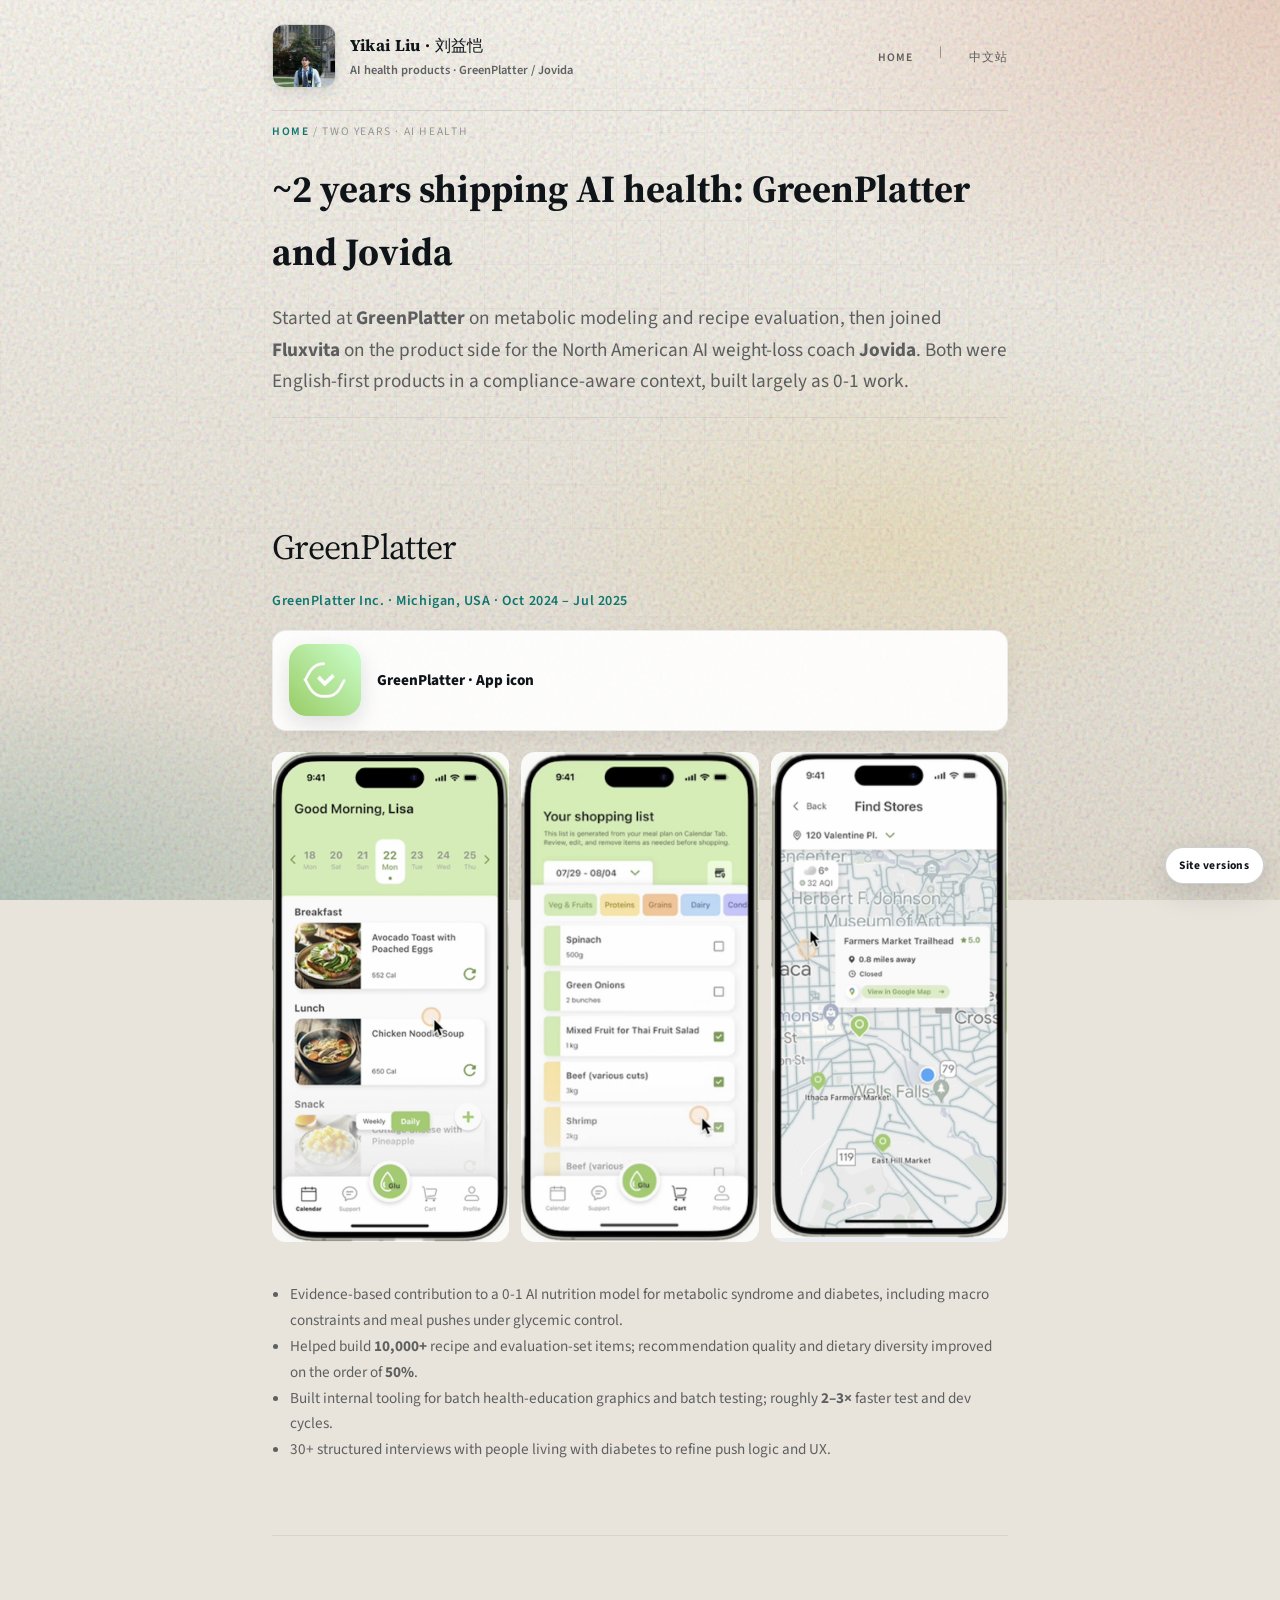
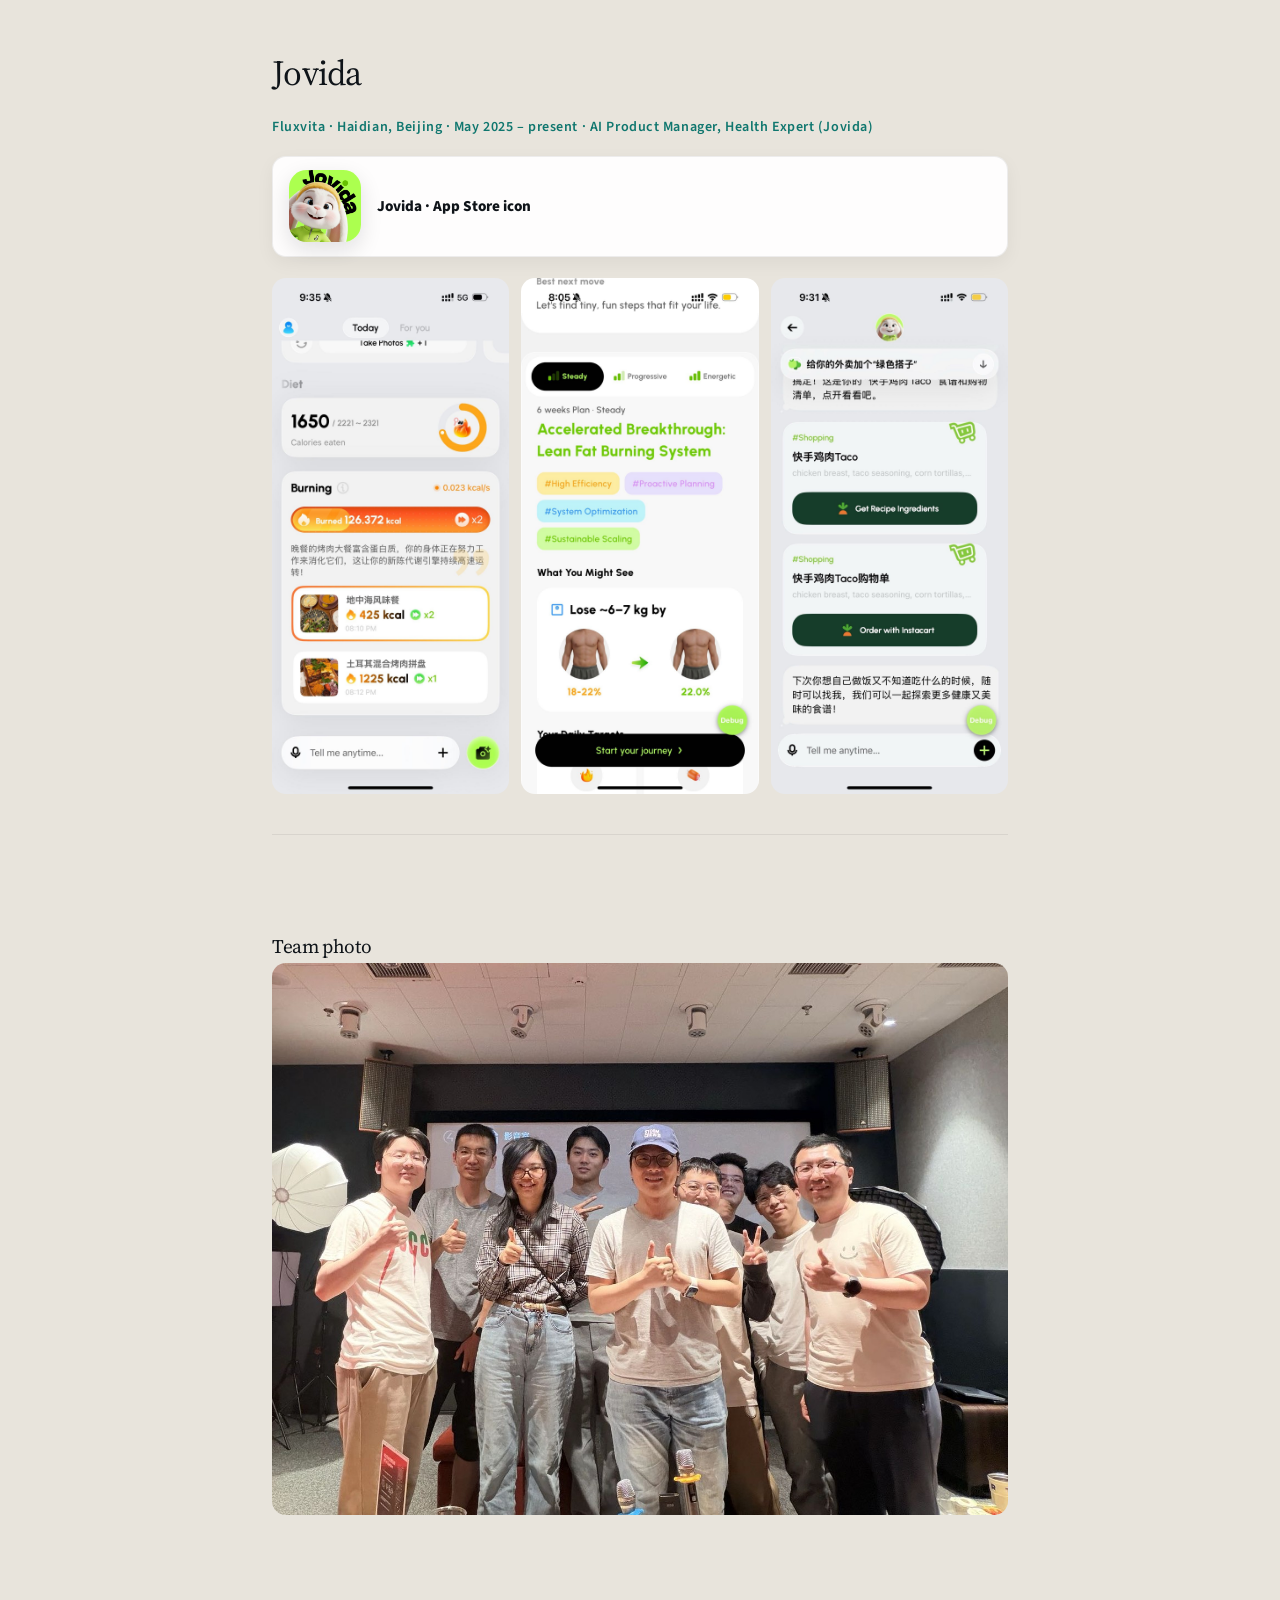
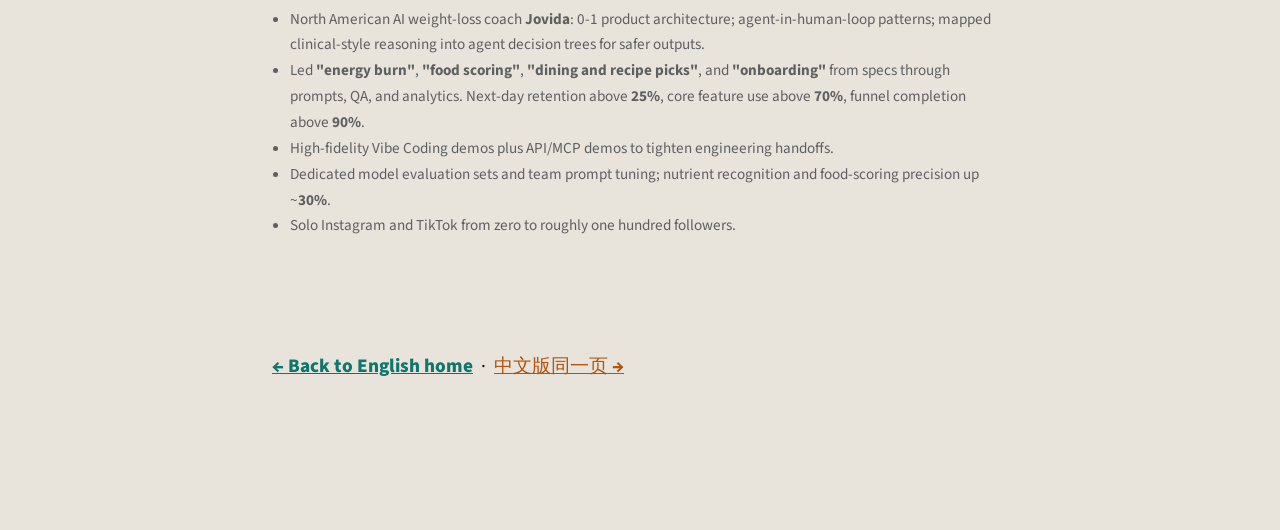
<file: work-ai-health-en.html>
<!DOCTYPE html>
<html lang="en">
<head>
  <meta charset="utf-8" />
  <meta name="viewport" content="width=device-width, initial-scale=1" />
  <title>Two years in AI health · GreenPlatter &amp; Jovida · Yikai Liu</title>
  <link rel="alternate" hreflang="zh-Hans" href="work-ai-health.html" />
  <link rel="alternate" hreflang="en" href="work-ai-health-en.html" />
  <link rel="icon" href="images/favicon.svg" type="image/svg+xml" />
  <link rel="preconnect" href="https://fonts.googleapis.com" />
  <link rel="preconnect" href="https://fonts.gstatic.com" crossorigin />
  <link href="https://fonts.googleapis.com/css2?family=Source+Sans+3:wght@400;500;600;700&family=Source+Serif+4:ital,opsz,wght@0,8..60,600;0,8..60,700&display=swap" rel="stylesheet" />
  <link rel="stylesheet" href="site.css" />
  <link rel="stylesheet" href="site-en.css" />
</head>
<body class="burst">
  <div class="atmosphere" aria-hidden="true"></div>
  <div class="grid-trace" aria-hidden="true"></div>

  <div class="wrap work-detail__lead">
    <header class="mast mast--site">
      <div class="mast-left">
        <div class="mast-identity">
          <img class="mast-identity__photo" src="images/hero-portrait.jpg" width="64" height="64" alt="" />
          <div>
            <a href="index.html" class="mast-identity__name">Yikai Liu · 刘益恺</a>
            <p class="mast-identity__role">AI health products · GreenPlatter / Jovida</p>
          </div>
        </div>
      </div>
      <nav aria-label="Primary">
        <a href="index.html">Home</a>
        <span aria-hidden="true" style="margin:0 0.35rem;opacity:0.4">|</span>
        <a href="https://liuyika3.github.io/personal_website_medical/index.html" hreflang="zh-Hans" lang="zh-Hans">中文站</a>
      </nav>
    </header>

    <p class="breadcrumb js-reveal"><a href="index.html">Home</a> / Two years · AI health</p>
    <h1 class="js-reveal">~2 years shipping AI health: GreenPlatter and Jovida</h1>
    <p class="js-reveal" style="color:var(--ink-muted);line-height:1.65">Started at <strong>GreenPlatter</strong> on metabolic modeling and recipe evaluation, then joined <strong>Fluxvita</strong> on the product side for the North American AI weight-loss coach <strong>Jovida</strong>. Both were English-first products in a compliance-aware context, built largely as 0-1 work.</p>

    <section id="greenplatter" class="js-reveal" aria-labelledby="gp-h">
      <h2 id="gp-h" class="section-title" style="margin-top:1.75rem">GreenPlatter</h2>
      <p class="job-meta js-reveal">GreenPlatter Inc. · Michigan, USA · Oct 2024 – Jul 2025</p>
      <div class="work-app-brand js-reveal" aria-label="GreenPlatter app icon">
        <figure class="work-app-brand__icon">
          <img src="images/app-icon-greenplatter.jpg" alt="GreenPlatter app icon" width="144" height="144" loading="lazy" decoding="async" />
        </figure>
        <div class="work-app-brand__meta">
          <p class="work-app-brand__name">GreenPlatter · App icon</p>
        </div>
      </div>
      <div class="work-detail__gallery work-detail__gallery--triple js-reveal">
        <figure class="figure-pro work-detail__photo"><img src="images/work-gp-1.jpg" alt="GreenPlatter UI 1" /></figure>
        <figure class="figure-pro work-detail__photo"><img src="images/work-gp-2.jpg" alt="GreenPlatter UI 2" /></figure>
        <figure class="figure-pro work-detail__photo"><img src="images/work-gp-3.jpg" alt="GreenPlatter UI 3" /></figure>
      </div>
      <ul class="js-reveal" style="margin:0;padding-left:1.15rem;color:var(--ink-muted);line-height:1.7;font-size:0.95rem">
        <li>Evidence-based contribution to a 0-1 AI nutrition model for metabolic syndrome and diabetes, including macro constraints and meal pushes under glycemic control.</li>
        <li>Helped build <strong>10,000+</strong> recipe and evaluation-set items; recommendation quality and dietary diversity improved on the order of <strong>50%</strong>.</li>
        <li>Built internal tooling for batch health-education graphics and batch testing; roughly <strong>2–3×</strong> faster test and dev cycles.</li>
        <li>30+ structured interviews with people living with diabetes to refine push logic and UX.</li>
      </ul>
    </section>

    <section id="jovida" class="js-reveal" aria-labelledby="jv-h">
      <h2 id="jv-h" class="section-title" style="margin-top:2.25rem">Jovida</h2>
      <p class="job-meta js-reveal">Fluxvita · Haidian, Beijing · May 2025 – present · <span>AI Product Manager, Health Expert (Jovida)</span></p>
      <div class="work-app-brand js-reveal" aria-label="Jovida app icon">
        <figure class="work-app-brand__icon">
          <img src="images/app-icon-jovida.jpg" alt="Jovida App Store icon" width="144" height="144" loading="lazy" decoding="async" />
        </figure>
        <div class="work-app-brand__meta">
          <p class="work-app-brand__name">Jovida · App Store icon</p>
        </div>
      </div>
      <div class="work-detail__gallery work-detail__gallery--triple js-reveal">
        <figure class="figure-pro work-detail__photo"><img src="images/work-jv-1.jpg" alt="Jovida UI 1" /></figure>
        <figure class="figure-pro work-detail__photo"><img src="images/work-jv-2.jpg" alt="Jovida UI 2" /></figure>
        <figure class="figure-pro work-detail__photo"><img src="images/work-jv-3.jpg" alt="Jovida UI 3" /></figure>
      </div>
      <section class="js-reveal" aria-labelledby="jv-team-heading">
        <h3 id="jv-team-heading" class="section-title" style="margin-top:1.5rem;font-size:clamp(1rem,2.4vw,1.2rem)">Team photo</h3>
        <figure class="figure-pro work-detail__photo">
          <img src="images/jovida-team.jpg" alt="Jovida team: product and content collaboration" loading="lazy" />
        </figure>
      </section>
      <ul class="js-reveal" style="margin:0;padding-left:1.15rem;color:var(--ink-muted);line-height:1.7;font-size:0.95rem">
        <li>North American AI weight-loss coach <strong>Jovida</strong>: 0-1 product architecture; agent-in-human-loop patterns; mapped clinical-style reasoning into agent decision trees for safer outputs.</li>
        <li>Led <strong>"energy burn"</strong>, <strong>"food scoring"</strong>, <strong>"dining and recipe picks"</strong>, and <strong>"onboarding"</strong> from specs through prompts, QA, and analytics. Next-day retention above <strong>25%</strong>, core feature use above <strong>70%</strong>, funnel completion above <strong>90%</strong>.</li>
        <li>High-fidelity Vibe Coding demos plus API/MCP demos to tighten engineering handoffs.</li>
        <li>Dedicated model evaluation sets and team prompt tuning; nutrient recognition and food-scoring precision up ~<strong>30%</strong>.</li>
        <li>Solo Instagram and TikTok from zero to roughly one hundred followers.</li>
      </ul>
    </section>

    <p class="js-reveal" style="margin-top:2.5rem"><a href="index.html" style="font-weight:800;color:var(--accent-2)">← Back to English home</a>
      &nbsp;·&nbsp;
      <a href="https://liuyika3.github.io/personal_website_medical/work-ai-health.html" hreflang="zh-Hans" style="font-weight:700;color:var(--accent)">中文版同一页 →</a>
    </p>
  </div>

  <div class="version-fab" data-version-fab>
    <button type="button" class="version-fab__btn" aria-expanded="false" aria-controls="version-panel-aih-en">Site versions</button>
    <div id="version-panel-aih-en" class="version-fab__panel" hidden>
      <p>Chinese home variants</p>
      <a href="https://liuyika3.github.io/personal_website_medical/index-general.html">General</a>
      <a href="https://liuyika3.github.io/personal_website_medical/index.html">Clinical</a>
      <a href="https://liuyika3.github.io/personal_website_medical/index-ai.html">AI product</a>
      <p style="margin-top:0.75rem;margin-bottom:0.25rem">This story</p>
      <a href="https://liuyika3.github.io/personal_website_medical/work-ai-health.html">Chinese · same page</a>
    </div>
  </div>

  <script src="site-ui.js"></script>
  <script>
    (function () {
      document.querySelectorAll(".js-reveal").forEach(function (n) { n.classList.add("is-visible"); });
    })();
  </script>
</body>
</html>
</file>
<file: site.css>
:root {
  --font-sans: "Noto Sans SC", "PingFang SC", "Microsoft YaHei", system-ui, sans-serif;
  --font-serif: "Noto Serif SC", "Source Han Serif SC", "Songti SC", Georgia, serif;
  /* 固定顶栏高度：与 .site-chrome 同步 */
  --site-nav-h: clamp(3.15rem, 8vw, 3.65rem);
  --paper: #faf7f0;
  --paper-2: #f2ebe0;
  --ink: #0f1419;
  --ink-muted: rgba(15, 20, 25, 0.64);
  --ink-faint: rgba(15, 20, 25, 0.38);
  --accent: #b45309;
  --accent-2: #0f766e;
  --accent-soft: rgba(180, 83, 9, 0.14);
  --accent-teal-soft: rgba(15, 118, 110, 0.12);
  --ridge: #c9c2b4;
  --shadow: rgba(15, 20, 25, 0.08);
  --max: 72rem;
  --gutter: clamp(1.25rem, 4vw, 3rem);
  --ease-out: cubic-bezier(0.22, 1, 0.36, 1);
  --ease-spring: cubic-bezier(0.34, 1.56, 0.64, 1);
  font-synthesis: none;
}

*, *::before, *::after { box-sizing: border-box; }
html {
  scroll-behavior: smooth;
  overflow-x: clip;
}
body {
  margin: 0;
  color: var(--ink);
  background: var(--paper);
  font-family: var(--font-sans);
  font-size: clamp(1.05rem, 0.4vw + 1rem, 1.2rem);
  font-weight: 400;
  font-optical-sizing: auto;
  line-height: 1.65;
  letter-spacing: 0.01em;
  overflow-x: hidden;
}

/* 首页固定顶栏：为正文预留空间 */
body.has-site-chrome {
  padding-top: var(--site-nav-h);
}

.skip-link {
  position: absolute;
  left: 0;
  top: 0;
  padding: 0.5rem 1rem;
  background: var(--ink);
  color: var(--paper);
  font-size: 0.8rem;
  font-weight: 700;
  text-decoration: none;
  border-radius: 0 0 8px 0;
  z-index: 200;
  transform: translateY(-120%);
  transition: transform 0.2s var(--ease-out);
}
.skip-link:focus {
  transform: translateY(0);
  outline: 2px solid var(--accent-2);
  outline-offset: 2px;
}

/* —— 正规站点顶栏：品牌 + 四栏锚点 + 联系入口 —— */
.site-chrome {
  position: fixed;
  top: 0;
  left: 0;
  right: 0;
  z-index: 100;
  pointer-events: none;
}
.site-chrome__bar {
  pointer-events: auto;
  background: rgba(250, 247, 240, 0.82);
  border-bottom: 1px solid rgba(15, 20, 25, 0.1);
  box-shadow: 0 1px 0 rgba(255, 255, 255, 0.65) inset, 0 12px 40px rgba(15, 20, 25, 0.06);
  backdrop-filter: blur(16px) saturate(1.35);
  -webkit-backdrop-filter: blur(16px) saturate(1.35);
}
.site-chrome__inner {
  max-width: var(--max);
  margin: 0 auto;
  padding: 0.55rem var(--gutter);
  display: flex;
  align-items: center;
  gap: clamp(0.75rem, 2vw, 1.75rem);
  min-height: var(--site-nav-h);
  box-sizing: border-box;
}
.site-chrome__brand {
  flex-shrink: 0;
  font-family: var(--font-serif);
  font-weight: 700;
  font-size: clamp(1rem, 1.1vw + 0.85rem, 1.15rem);
  letter-spacing: 0.04em;
  color: var(--ink);
  text-decoration: none;
  white-space: nowrap;
  padding: 0.35rem 0;
  border-bottom: 2px solid transparent;
  transition: color 0.2s ease, border-color 0.2s ease;
}
.site-chrome__brand:hover {
  color: var(--accent-2);
  border-bottom-color: rgba(15, 118, 110, 0.35);
}
.site-chrome__nav {
  flex: 1;
  display: flex;
  align-items: stretch;
  justify-content: flex-end;
  gap: 0;
  min-width: 0;
}
.site-chrome__nav a {
  flex: 1 1 0;
  max-width: 9.5rem;
  display: flex;
  align-items: center;
  justify-content: center;
  text-align: center;
  font-size: clamp(0.68rem, 0.5vw + 0.62rem, 0.8rem);
  font-weight: 700;
  letter-spacing: 0.06em;
  text-transform: none;
  text-decoration: none;
  color: var(--ink-muted);
  padding: 0.5rem 0.35rem;
  border-radius: 10px;
  border: 1px solid transparent;
  transition:
    color 0.2s ease,
    background 0.25s ease,
    border-color 0.2s ease,
    box-shadow 0.25s ease;
}
.site-chrome__nav a:hover {
  color: var(--ink);
  background: rgba(255, 255, 255, 0.65);
  border-color: rgba(15, 20, 25, 0.08);
}
.site-chrome__nav a.is-active {
  color: var(--ink);
  background: linear-gradient(145deg, rgba(255, 255, 255, 0.95), rgba(255, 255, 255, 0.55));
  border-color: rgba(15, 118, 110, 0.22);
  box-shadow: 0 6px 20px rgba(15, 118, 110, 0.08);
}
.site-chrome__contact {
  flex-shrink: 0;
  display: inline-flex;
  align-items: center;
  justify-content: center;
  width: 2.65rem;
  height: 2.65rem;
  border-radius: 12px;
  text-decoration: none;
  color: var(--accent-2);
  border: 1px solid rgba(15, 118, 110, 0.28);
  background: rgba(255, 255, 255, 0.75);
  transition: transform 0.25s var(--ease-spring), box-shadow 0.25s ease, background 0.2s ease;
}
.site-chrome__contact:hover {
  transform: translateY(-2px);
  box-shadow: 0 8px 22px rgba(15, 118, 110, 0.15);
  background: #fff;
}
.site-chrome__contact.is-active {
  color: #fff;
  background: linear-gradient(135deg, #0f766e, #134e4a);
  border-color: rgba(15, 118, 110, 0.5);
  box-shadow: 0 8px 24px rgba(15, 118, 110, 0.25);
}
.site-chrome__contact svg {
  width: 1.15rem;
  height: 1.15rem;
}
@media (max-width: 720px) {
  .site-chrome__inner {
    flex-wrap: wrap;
    row-gap: 0.35rem;
    padding-top: 0.45rem;
    padding-bottom: 0.45rem;
  }
  .site-chrome__nav {
    order: 3;
    flex: 1 1 100%;
    justify-content: stretch;
    display: grid;
    grid-template-columns: repeat(auto-fill, minmax(4.75rem, 1fr));
    gap: 0.28rem;
  }
  .site-chrome__nav a {
    max-width: none;
    padding: 0.45rem 0.2rem;
    font-size: 0.66rem;
    letter-spacing: 0.04em;
  }
  .site-chrome__contact {
    margin-left: auto;
  }
}

/* —— 五大内容模块：卡片化分区（Vibe：层次 + 色条编码） —— */
section.content-module {
  position: relative;
  margin-bottom: clamp(1.15rem, 2.5vw, 1.85rem);
  border-radius: 20px;
  border: 1px solid rgba(15, 20, 25, 0.09);
  background:
    linear-gradient(155deg, rgba(255, 255, 255, 0.78) 0%, rgba(255, 255, 255, 0.38) 42%, rgba(250, 247, 240, 0.55) 100%);
  box-shadow:
    0 22px 56px rgba(15, 20, 25, 0.055),
    0 1px 0 rgba(255, 255, 255, 0.9) inset;
  overflow: clip;
  border-top: none;
}
section.content-module::before {
  content: "";
  position: absolute;
  left: 0;
  top: 0;
  bottom: 0;
  width: 5px;
  border-radius: 20px 0 0 20px;
  background: linear-gradient(180deg, var(--accent), var(--accent-2));
  opacity: 0.92;
  pointer-events: none;
}
section.content-module[data-mod="1"]::before {
  background: linear-gradient(180deg, #c2410c, #ea580c);
}
section.content-module[data-mod="2"]::before {
  background: linear-gradient(180deg, #0f766e, #14b8a6);
}
section.content-module[data-mod="3"]::before {
  background: linear-gradient(180deg, #1e3a8a, #0d9488);
}
section.content-module[data-mod="4"]::before {
  background: linear-gradient(180deg, #92400e, #d97706);
}
section.content-module[data-mod="5"]::before {
  background: linear-gradient(180deg, #134e4a, #0f172a);
}
section.content-module[data-mod="6"]::before {
  background: linear-gradient(180deg, #4338ca, #1e1b4b);
}
section.content-module .section-head {
  margin-bottom: clamp(1.35rem, 3vw, 2.25rem);
}
.module-strip {
  margin-top: 1.25rem;
  padding: 0.75rem 1rem;
  border-radius: 12px;
  font-size: 0.88rem;
  font-weight: 600;
  color: var(--ink-muted);
  background: rgba(15, 118, 110, 0.06);
  border: 1px dashed rgba(15, 118, 110, 0.28);
  display: flex;
  flex-wrap: wrap;
  align-items: center;
  justify-content: space-between;
  gap: 0.5rem;
}
.module-strip a {
  color: var(--accent-2);
  text-decoration: none;
  font-weight: 800;
  letter-spacing: 0.04em;
}
.module-strip a:hover {
  text-decoration: underline;
}
@media (prefers-reduced-motion: reduce) {
  .site-chrome__contact:hover {
    transform: none;
  }
}

.atmosphere {
  position: fixed;
  inset: 0;
  pointer-events: none;
  z-index: 0;
  background:
    radial-gradient(100% 70% at 92% -5%, rgba(180, 83, 9, 0.11), transparent 52%),
    radial-gradient(80% 55% at 0% 105%, rgba(15, 118, 110, 0.14), transparent 48%),
    radial-gradient(60% 50% at 70% 60%, rgba(59, 130, 246, 0.06), transparent 45%),
    linear-gradient(165deg, var(--paper) 0%, var(--paper-2) 100%);
}
.atmosphere::after {
  content: "";
  position: absolute;
  inset: 0;
  opacity: 0.38;
  background-image: url("data:image/svg+xml,%3Csvg viewBox='0 0 256 256' xmlns='http://www.w3.org/2000/svg'%3E%3Cfilter id='n'%3E%3CfeTurbulence type='fractalNoise' baseFrequency='0.9' numOctaves='4' stitchTiles='stitch'/%3E%3C/filter%3E%3Crect width='100%25' height='100%25' filter='url(%23n)'/%3E%3C/svg%3E");
  mix-blend-mode: multiply;
}
.grid-trace {
  position: fixed;
  inset: 0;
  pointer-events: none;
  z-index: 0;
  background-image:
    linear-gradient(var(--ridge) 1px, transparent 1px),
    linear-gradient(90deg, var(--ridge) 1px, transparent 1px);
  background-size: 44px 44px;
  opacity: 0.14;
  mask-image: radial-gradient(ellipse 85% 72% at 50% 38%, black 18%, transparent 72%);
}

.wrap {
  position: relative;
  z-index: 1;
  max-width: var(--max);
  margin: 0 auto;
  padding: 0 var(--gutter) clamp(4rem, 12vw, 8rem);
}

.mast {
  display: flex;
  align-items: flex-end;
  justify-content: space-between;
  gap: 1.5rem;
  padding: clamp(1.5rem, 3vw, 2.25rem) 0;
  border-bottom: 1px solid rgba(15, 20, 25, 0.1);
  animation: rise 0.85s var(--ease-out) both;
}
.mast-left {
  display: flex;
  flex-direction: column;
  align-items: flex-start;
  gap: 0.65rem;
}

.mast-mode {
  display: flex;
  flex-wrap: wrap;
  align-items: center;
  gap: 0.65rem 1.1rem;
  padding: 0.5rem 0 1rem;
  margin-top: -0.35rem;
  border-bottom: 1px solid rgba(15, 20, 25, 0.07);
  font-size: 0.8rem;
  color: var(--ink-muted);
}
.mast-mode label {
  font-weight: 600;
  color: var(--ink);
  white-space: nowrap;
}
#site-mode-select {
  font-family: var(--font-sans);
  font-size: 0.8rem;
  padding: 0.38rem 0.65rem;
  border-radius: 8px;
  border: 1px solid rgba(15, 20, 25, 0.16);
  background: rgba(255, 255, 255, 0.92);
  color: var(--ink);
  max-width: 100%;
}
#mode-desc {
  margin: 0;
  flex: 1 1 200px;
  min-width: 10rem;
  line-height: 1.45;
}
.brand-marks {
  display: flex;
  align-items: center;
  gap: 0.45rem;
}
.brand-marks img {
  width: 36px;
  height: 36px;
  border-radius: 10px;
  box-shadow: 0 4px 14px rgba(15, 20, 25, 0.12);
  transition: transform 0.3s var(--ease-spring);
}
.brand-marks img:hover {
  transform: scale(1.08) rotate(-3deg);
}
@media (max-width: 520px) {
  .brand-marks img { width: 30px; height: 30px; }
}
.mark {
  font-family: var(--font-serif);
  font-size: clamp(1.05rem, 1.4vw, 1.28rem);
  letter-spacing: 0.04em;
  text-transform: none;
  color: var(--ink);
}
.mark span {
  display: block;
  font-family: var(--font-sans);
  font-size: 0.62rem;
  font-weight: 600;
  letter-spacing: 0.12em;
  text-transform: none;
  color: var(--accent-2);
  margin-top: 0.35rem;
}
nav {
  display: flex;
  flex-wrap: wrap;
  gap: 0.35rem 1.25rem;
  justify-content: flex-end;
  font-size: 0.72rem;
  font-weight: 600;
  letter-spacing: 0.1em;
  text-transform: uppercase;
}
nav a {
  color: var(--ink-muted);
  text-decoration: none;
  position: relative;
  padding: 0.35rem 0 0.2rem;
}
nav a::after {
  content: "";
  position: absolute;
  left: 0;
  bottom: 0;
  width: 100%;
  height: 2px;
  background: linear-gradient(90deg, var(--accent), var(--accent-2));
  transform: scaleX(0);
  transform-origin: right;
  border-radius: 2px;
  transition: transform 0.45s var(--ease-out);
}
nav a:hover { color: var(--ink); }
nav a:hover::after {
  transform: scaleX(1);
  transform-origin: left;
}
@media (max-width: 720px) {
  .mast {
    flex-direction: column;
    align-items: stretch;
    gap: 1rem;
  }
  nav {
    justify-content: flex-start;
    width: 100%;
    flex-wrap: wrap;
  }
  .mast-mode {
    flex-direction: column;
    align-items: stretch;
    gap: 0.5rem;
  }
  .mast-mode label {
    white-space: normal;
  }
  #mode-desc {
    flex: none;
    min-width: 0;
    font-size: 0.76rem;
  }
}

nav a.is-active {
  color: var(--ink);
}
nav a.is-active::after {
  transform: scaleX(1);
  transform-origin: left;
}

.hero {
  display: grid;
  grid-template-columns: 1fr;
  gap: clamp(2rem, 5vw, 4rem);
  padding: clamp(2.75rem, 9vw, 6.5rem) 0 clamp(3.5rem, 10vw, 5.5rem);
  position: relative;
}
@media (min-width: 900px) {
  .hero {
    grid-template-columns: minmax(0, 1.08fr) minmax(0, 0.72fr);
    align-items: end;
  }
}
.hero-copy { animation: rise 0.95s 0.06s var(--ease-out) both; }
.eyebrow {
  display: inline-block;
  font-size: 0.68rem;
  font-weight: 700;
  letter-spacing: 0.28em;
  text-transform: uppercase;
  color: var(--accent);
  margin: 0 0 1.1rem;
  padding: 0.45rem 0.85rem;
  background: linear-gradient(105deg, var(--accent-soft), var(--accent-teal-soft));
  border-radius: 999px;
  border: 1px solid rgba(180, 83, 9, 0.2);
  animation: eyebrow-pop 2.2s var(--ease-out) infinite;
}
@keyframes eyebrow-pop {
  0%, 100% { transform: translateY(0); box-shadow: 0 0 0 0 rgba(15, 118, 110, 0); }
  50% { transform: translateY(-1px); box-shadow: 0 6px 20px rgba(15, 118, 110, 0.12); }
}
.hero h1 {
  font-family: var(--font-serif);
  font-size: clamp(2.15rem, 4.2vw + 0.85rem, 3.85rem);
  font-weight: 400;
  line-height: 1.1;
  letter-spacing: -0.02em;
  margin: 0 0 1.25rem;
  max-width: 15ch;
}
.hero-lede {
  max-width: 40ch;
  color: var(--ink-muted);
  font-size: 1.06rem;
  margin: 0 0 1.75rem;
}
.hero-actions {
  display: flex;
  flex-wrap: wrap;
  gap: 0.85rem 1.25rem;
  align-items: center;
}
.btn {
  display: inline-flex;
  align-items: center;
  gap: 0.5rem;
  font-family: inherit;
  font-size: 0.76rem;
  font-weight: 700;
  letter-spacing: 0.1em;
  text-transform: uppercase;
  padding: 0.9rem 1.45rem;
  border: none;
  cursor: pointer;
  text-decoration: none;
  border-radius: 3px;
  transition: transform 0.35s var(--ease-spring), box-shadow 0.35s var(--ease-out);
}
.btn-primary {
  background: linear-gradient(135deg, #132a32 0%, #0f172a 42%, #134e4a 100%);
  color: #faf8f3;
  box-shadow: 0 6px 28px rgba(15, 20, 25, 0.15);
}
.btn-primary:hover {
  transform: translateY(-3px) scale(1.02);
  box-shadow: 0 14px 40px rgba(15, 118, 110, 0.22);
}
.btn-ghost {
  background: rgba(255, 255, 255, 0.55);
  color: var(--ink);
  border: 1px solid rgba(15, 20, 25, 0.18);
}
.btn-ghost:hover {
  border-color: var(--accent-2);
  background: rgba(255, 255, 255, 0.85);
  transform: translateY(-2px);
}

.hero-panel {
  position: relative;
  min-height: 260px;
  animation: rise 1s 0.18s var(--ease-out) both;
}
@media (min-width: 900px) {
  .hero-panel { min-height: 320px; }
}
.panel-card {
  position: absolute;
  right: 0;
  bottom: 0;
  width: min(100%, 400px);
  padding: 1.65rem 1.65rem 1.4rem;
  background: rgba(255, 255, 255, 0.62);
  backdrop-filter: blur(14px);
  -webkit-backdrop-filter: blur(14px);
  border: 1px solid rgba(15, 20, 25, 0.07);
  border-left: 3px solid var(--accent-2);
  box-shadow: 0 22px 56px rgba(15, 20, 25, 0.11);
  transform: rotate(-1.4deg);
  transition: transform 0.5s var(--ease-spring);
}
.panel-card:hover { transform: rotate(-0.5deg) translateY(-4px); }
.panel-card::before {
  content: "";
  position: absolute;
  top: -36px;
  right: 10%;
  width: 110px;
  height: 110px;
  border: 2px solid rgba(15, 118, 110, 0.35);
  border-radius: 50%;
  opacity: 0.5;
  pointer-events: none;
  animation: ring-drift 8s ease-in-out infinite;
}
@keyframes ring-drift {
  0%, 100% { transform: rotate(0deg); }
  50% { transform: rotate(12deg) scale(1.05); }
}
.panel-label {
  font-size: 0.62rem;
  letter-spacing: 0.22em;
  text-transform: uppercase;
  color: var(--accent-2);
  font-weight: 700;
  margin-bottom: 0.65rem;
}
.panel-quote {
  font-family: var(--font-serif);
  font-size: 1.28rem;
  line-height: 1.45;
  margin: 0 0 0.85rem;
  color: var(--ink);
}
.panel-meta {
  font-size: 0.8rem;
  color: var(--ink-muted);
  font-style: italic;
}

.page-lead {
  padding: 0 0 2.5rem;
  border-bottom: 1px solid rgba(15, 20, 25, 0.08);
  margin-bottom: 2rem;
}
.page-lead h1 {
  font-family: var(--font-serif);
  font-size: clamp(1.85rem, 3vw, 2.6rem);
  font-weight: 700;
  letter-spacing: -0.02em;
  text-transform: none;
  margin: 0 0 0.5rem;
}
.page-lead p {
  margin: 0;
  max-width: 52ch;
  color: var(--ink-muted);
}
.breadcrumb {
  font-size: 0.72rem;
  letter-spacing: 0.14em;
  text-transform: uppercase;
  margin-bottom: 1rem;
  color: var(--ink-faint);
}
.breadcrumb a {
  color: var(--accent-2);
  text-decoration: none;
  font-weight: 600;
}
.breadcrumb a:hover { text-decoration: underline; }

section {
  padding: clamp(2.75rem, 7vw, 4.5rem) 0;
  border-top: 1px solid rgba(15, 20, 25, 0.07);
}
.section-head {
  display: grid;
  grid-template-columns: auto 1fr;
  gap: 1.25rem 2rem;
  align-items: baseline;
  margin-bottom: clamp(1.75rem, 4vw, 2.75rem);
}
.section-num {
  font-family: var(--font-serif);
  font-size: clamp(2.6rem, 7vw, 4.5rem);
  line-height: 1;
  color: transparent;
  -webkit-text-stroke: 1px rgba(180, 83, 9, 0.45);
  user-select: none;
}
.section-num.filled {
  -webkit-text-stroke: 0;
  background: linear-gradient(135deg, var(--accent), var(--accent-2));
  -webkit-background-clip: text;
  background-clip: text;
  color: transparent;
  opacity: 0.85;
}
.section-title {
  font-family: var(--font-serif);
  font-size: clamp(1.6rem, 2.8vw, 2.2rem);
  font-weight: 400;
  margin: 0;
  letter-spacing: -0.02em;
}
.section-sub {
  grid-column: 1 / -1;
  max-width: 48ch;
  color: var(--ink-muted);
  margin: 0;
  font-size: 0.98rem;
}
@media (min-width: 640px) {
  .section-sub { grid-column: 2; }
}

.reveal-stack > * {
  opacity: 0;
  transform: translateY(16px);
  animation: rise 0.8s var(--ease-out) both;
}
.reveal-stack > *:nth-child(1) { animation-delay: 0.04s; }
.reveal-stack > *:nth-child(2) { animation-delay: 0.1s; }
.reveal-stack > *:nth-child(3) { animation-delay: 0.16s; }
.reveal-stack > *:nth-child(4) { animation-delay: 0.22s; }

@keyframes rise {
  to {
    opacity: 1;
    transform: translateY(0);
  }
}

.cols {
  display: grid;
  gap: 2rem 2.5rem;
}
@media (min-width: 800px) {
  .cols {
    grid-template-columns: 1fr 0.4fr;
    align-items: start;
  }
}
.cols-main p { margin: 0 0 1em; color: var(--ink-muted); }
.cols-main p:first-of-type::first-letter {
  font-family: var(--font-serif);
  font-size: 3.2rem;
  float: left;
  line-height: 0.78;
  padding-right: 0.5rem;
  margin-top: 0.06em;
  color: var(--accent);
}

.margin-note {
  font-size: 0.86rem;
  line-height: 1.55;
  color: var(--ink-muted);
  padding: 1.2rem 1.25rem;
  border-left: 3px solid var(--accent-2);
  background: linear-gradient(90deg, var(--accent-teal-soft), transparent);
  border-radius: 0 4px 4px 0;
}
.margin-note strong {
  display: block;
  font-family: var(--font-serif);
  font-size: 0.92rem;
  letter-spacing: 0.03em;
  color: var(--ink);
  margin-bottom: 0.3rem;
  font-weight: 400;
}

.cards {
  display: grid;
  gap: 1.15rem;
  grid-template-columns: repeat(auto-fill, minmax(min(100%, 270px), 1fr));
}
.card {
  position: relative;
  padding: 1.65rem 1.4rem 1.35rem;
  background: rgba(255, 255, 255, 0.5);
  border: 1px solid rgba(15, 20, 25, 0.06);
  border-radius: 4px;
  transition: transform 0.4s var(--ease-spring), box-shadow 0.4s var(--ease-out);
  overflow: hidden;
}
.card::before {
  content: attr(data-tag);
  position: absolute;
  top: 0;
  right: 0;
  font-size: 0.58rem;
  font-weight: 700;
  letter-spacing: 0.16em;
  text-transform: uppercase;
  padding: 0.42rem 0.72rem;
  background: linear-gradient(90deg, var(--accent-2), #0f172a);
  color: #f8fafc;
}
.card:hover {
  transform: translateY(-5px);
  box-shadow: 0 22px 50px rgba(15, 118, 110, 0.12);
}
.card h3 {
  font-family: var(--font-serif);
  font-size: 1.15rem;
  font-weight: 400;
  margin: 0 0 0.45rem;
  letter-spacing: -0.01em;
}
.card p {
  margin: 0;
  font-size: 0.9rem;
  color: var(--ink-muted);
}
.card a {
  display: inline-block;
  margin-top: 0.95rem;
  font-size: 0.68rem;
  font-weight: 700;
  letter-spacing: 0.12em;
  text-transform: uppercase;
  color: var(--accent);
  text-decoration: none;
  border-bottom: 2px solid transparent;
}
.card a:hover { border-bottom-color: var(--accent-2); color: var(--accent-2); }

.timeline {
  list-style: none;
  margin: 0;
  padding: 0;
  border-left: 2px solid rgba(15, 20, 25, 0.1);
}
.timeline li {
  position: relative;
  padding: 0 0 1.85rem 1.65rem;
}
.timeline li::before {
  content: "";
  position: absolute;
  left: -6px;
  top: 0.32rem;
  width: 10px;
  height: 10px;
  border-radius: 50%;
  background: var(--paper);
  border: 2px solid var(--accent);
  box-shadow: 0 0 0 3px var(--accent-soft);
}
.timeline time {
  display: block;
  font-size: 0.68rem;
  letter-spacing: 0.18em;
  text-transform: uppercase;
  color: var(--accent-2);
  font-weight: 600;
  margin-bottom: 0.3rem;
}
.timeline h4 {
  font-family: var(--font-serif);
  font-size: 1.05rem;
  font-weight: 400;
  margin: 0 0 0.3rem;
}
.timeline p {
  margin: 0;
  font-size: 0.92rem;
  color: var(--ink-muted);
}

.job-block {
  margin-bottom: 2.75rem;
  padding-bottom: 2.5rem;
  border-bottom: 1px solid rgba(15, 20, 25, 0.07);
}
.job-block:last-child {
  margin-bottom: 0;
  padding-bottom: 0;
  border-bottom: none;
}
.job-block h2 {
  font-family: var(--font-serif);
  font-size: 1.35rem;
  font-weight: 400;
  margin: 0 0 0.35rem;
}
.job-meta {
  font-size: 0.88rem;
  color: var(--accent-2);
  font-weight: 600;
  letter-spacing: 0.04em;
  margin-bottom: 1rem;
}
.job-block ul {
  margin: 0;
  padding-left: 1.1rem;
  color: var(--ink-muted);
  font-size: 0.95rem;
}
.job-block li { margin-bottom: 0.5rem; }

.edu-list, .cert-list {
  margin: 0;
  padding: 0;
  list-style: none;
}
.edu-list li, .cert-list li {
  position: relative;
  padding: 1rem 1rem 1rem 1.25rem;
  margin-bottom: 0.75rem;
  background: rgba(255, 255, 255, 0.45);
  border-radius: 4px;
  border: 1px solid rgba(15, 20, 25, 0.06);
  border-left: 3px solid var(--accent);
  font-size: 0.95rem;
  color: var(--ink-muted);
  transition: transform 0.3s var(--ease-out), box-shadow 0.3s var(--ease-out);
}
.edu-list li:hover, .cert-list li:hover {
  transform: translateX(4px);
  box-shadow: -4px 0 0 var(--accent-2);
}
.skill-pills {
  display: flex;
  flex-wrap: wrap;
  gap: 0.5rem 0.65rem;
  margin-top: 0.5rem;
}
.skill-pills span {
  font-size: 0.72rem;
  font-weight: 700;
  letter-spacing: 0.06em;
  text-transform: uppercase;
  padding: 0.4rem 0.75rem;
  border-radius: 999px;
  background: linear-gradient(105deg, var(--accent-soft), var(--accent-teal-soft));
  border: 1px solid rgba(15, 20, 25, 0.08);
  color: var(--ink);
}

footer {
  margin-top: clamp(2.5rem, 7vw, 4rem);
  padding-top: 1.75rem;
  border-top: 1px solid rgba(15, 20, 25, 0.1);
  display: grid;
  gap: 1.25rem;
  font-size: 0.8rem;
  color: var(--ink-muted);
}
@media (min-width: 700px) {
  footer {
    grid-template-columns: 1fr auto;
    align-items: end;
  }
}
.colophon {
  font-style: italic;
  max-width: 50ch;
}
.imprint {
  text-align: right;
  font-size: 0.68rem;
  letter-spacing: 0.14em;
  text-transform: uppercase;
}
.imprint a {
  color: var(--accent-2);
  text-decoration: none;
  font-weight: 700;
}
.imprint a:hover { text-decoration: underline; }

.contact-strip {
  display: flex;
  flex-wrap: wrap;
  gap: 1rem 2rem;
  margin-top: 1.5rem;
  font-size: 0.88rem;
}
.contact-strip a {
  color: var(--accent);
  font-weight: 600;
  text-decoration: none;
  border-bottom: 1px solid rgba(180, 83, 9, 0.35);
}
.contact-strip a:hover {
  color: var(--accent-2);
  border-bottom-color: var(--accent-2);
}

.js-reveal {
  opacity: 0;
  transform: translateY(20px);
  transition: opacity 0.75s var(--ease-out), transform 0.75s var(--ease-out);
}
.js-reveal.is-visible {
  opacity: 1;
  transform: translateY(0);
}

@media (prefers-reduced-motion: reduce) {
  *, *::before, *::after {
    animation-duration: 0.01ms !important;
    animation-iteration-count: 1 !important;
    transition-duration: 0.01ms !important;
  }
  html { scroll-behavior: auto; }
  .eyebrow { animation: none; }
  .panel-card::before { animation: none; }
}

/* ========== 高视觉冲击 + 图片位（img-slot）========== */

body.burst {
  background: #e8e4dc;
  overflow-x: hidden;
}

body.burst .atmosphere {
  background:
    radial-gradient(100% 80% at 100% 0%, rgba(194, 65, 12, 0.18), transparent 45%),
    radial-gradient(70% 50% at 0% 100%, rgba(15, 118, 110, 0.2), transparent 50%),
    radial-gradient(50% 40% at 70% 60%, rgba(234, 179, 8, 0.12), transparent 55%),
    linear-gradient(180deg, #faf7f0 0%, #e5dfd3 100%);
}
body.burst .grid-trace { opacity: 0.18; }

.breakout-dark {
  width: 100%;
  margin-left: 0;
  margin-right: 0;
  padding: clamp(2.25rem, 6vw, 4.5rem) var(--gutter) clamp(2.75rem, 8vw, 5rem);
  background:
    linear-gradient(115deg, #030712 0%, #0f172a 38%, #134e4a 78%, #0c4a6e 100%);
  color: #e2e8f0;
  position: relative;
  overflow: hidden;
  border-bottom: 5px solid #ea580c;
  box-shadow: 0 40px 100px rgba(0, 0, 0, 0.35);
}
.breakout-dark::before {
  content: "CLINICAL × AGENT × PRODUCT";
  position: absolute;
  left: -2%;
  top: 18%;
  font-family: var(--font-sans);
  font-weight: 800;
  font-size: clamp(3.5rem, 14vw, 11rem);
  line-height: 0.85;
  letter-spacing: -0.06em;
  text-transform: uppercase;
  color: rgba(248, 250, 252, 0.04);
  pointer-events: none;
  white-space: nowrap;
  transform: rotate(-6deg);
}
[data-site-mode="clinical"] .breakout-dark::before {
  content: none;
}
.breakout-dark .wrap-inner {
  max-width: var(--max);
  margin: 0 auto;
  position: relative;
  z-index: 1;
}

.hero-mega-grid {
  display: grid;
  gap: clamp(1.75rem, 4vw, 3rem);
  align-items: end;
}
@media (min-width: 960px) {
  .hero-mega-grid {
    grid-template-columns: 1fr minmax(260px, 0.42fr);
    align-items: center;
  }
}

.breakout-dark .eyebrow {
  color: #fdba74;
  border-color: rgba(251, 146, 60, 0.45);
  background: linear-gradient(105deg, rgba(234, 88, 12, 0.25), rgba(15, 118, 110, 0.25));
  animation: none;
}
.breakout-dark .hero-mega-grid h1 {
  font-family: var(--font-serif);
  font-weight: 700;
  font-size: clamp(1.75rem, 2.8vw + 0.85rem, 2.65rem);
  line-height: 1.28;
  letter-spacing: -0.015em;
  text-transform: none;
  color: #f8fafc;
  margin: 0 0 1rem;
  max-width: 30ch;
  text-shadow: 0 0 48px rgba(234, 88, 12, 0.22);
}
.breakout-dark .hero-lede {
  color: rgba(226, 232, 240, 0.88);
  max-width: 58ch;
  font-size: 1.02rem;
  line-height: 1.65;
}
.breakout-dark .btn-primary {
  background: linear-gradient(135deg, #ea580c 0%, #c2410c 45%, #f97316 100%);
  color: #0f172a;
  font-weight: 800;
  box-shadow: 0 8px 32px rgba(234, 88, 12, 0.45);
}
.breakout-dark .btn-primary:hover {
  box-shadow: 0 16px 48px rgba(234, 88, 12, 0.55);
}
.breakout-dark .btn-ghost {
  background: rgba(255, 255, 255, 0.06);
  color: #f1f5f9;
  border-color: rgba(248, 250, 252, 0.35);
}
.breakout-dark .btn-ghost:hover {
  background: rgba(255, 255, 255, 0.14);
  border-color: #2dd4bf;
}

/* 图片位：空框显示策划文案；有 img 则铺满 */
.img-slot {
  margin: 0;
}
.img-slot__frame {
  position: relative;
  width: 100%;
  border-radius: 14px;
  overflow: hidden;
  background: linear-gradient(145deg, rgba(255, 255, 255, 0.06), rgba(0, 0, 0, 0.35));
  border: 2px dashed rgba(251, 191, 36, 0.65);
  box-shadow:
    0 24px 60px rgba(0, 0, 0, 0.4),
    inset 0 1px 0 rgba(255, 255, 255, 0.12);
  aspect-ratio: 4 / 5;
}
.img-slot--wide .img-slot__frame { aspect-ratio: 21 / 9; border-radius: 10px; }
.img-slot--banner .img-slot__frame { aspect-ratio: 3 / 1; min-height: 140px; }
.img-slot--card .img-slot__frame { aspect-ratio: 4 / 3; border-radius: 10px 10px 0 0; }
.img-slot--sq .img-slot__frame { aspect-ratio: 1 / 1; border-radius: 10px; min-height: 0; }

.img-slot__frame:not(:has(> img)) {
  background:
    repeating-linear-gradient(
      -12deg,
      rgba(255, 255, 255, 0.03) 0 12px,
      rgba(0, 0, 0, 0.12) 12px 24px
    ),
    linear-gradient(160deg, rgba(15, 23, 42, 0.9), rgba(19, 78, 74, 0.5));
}
.img-slot__frame:not(:has(> img))::before {
  content: "";
  position: absolute;
  inset: 0;
  background: radial-gradient(circle at 30% 20%, rgba(234, 88, 12, 0.25), transparent 45%);
  pointer-events: none;
}
.img-slot--light .img-slot__frame {
  border-color: rgba(15, 20, 25, 0.22);
  box-shadow: 0 12px 36px rgba(15, 20, 25, 0.08);
}
.img-slot--light .img-slot__frame:not(:has(> img)) {
  background: linear-gradient(125deg, #fff7ed 0%, #ffedd5 35%, #ccfbf1 90%);
}
.img-slot--light .img-slot__frame:not(:has(> img))::before {
  background: radial-gradient(circle at 70% 30%, rgba(234, 88, 12, 0.2), transparent 50%);
}
.img-slot--light .img-slot__frame:not(:has(> img))::after {
  color: #9a3412;
  text-shadow: none;
}

.img-slot__frame:not(:has(> img))::after {
  content: attr(data-placeholder);
  position: absolute;
  left: 50%;
  top: 50%;
  transform: translate(-50%, -50%);
  width: 88%;
  text-align: center;
  font-family: var(--font-sans);
  font-weight: 700;
  font-size: clamp(0.65rem, 1.8vw, 0.82rem);
  letter-spacing: 0.12em;
  text-transform: uppercase;
  line-height: 1.45;
  color: rgba(253, 224, 71, 0.95);
  text-shadow: 0 2px 20px rgba(0, 0, 0, 0.8);
  z-index: 1;
}

.img-slot__frame > img {
  width: 100%;
  height: 100%;
  object-fit: cover;
  display: block;
}

.img-slot__cap {
  margin-top: 0.65rem;
  font-size: 0.72rem;
  letter-spacing: 0.08em;
  color: rgba(15, 20, 25, 0.55);
  line-height: 1.4;
}
.breakout-dark .img-slot__cap {
  color: rgba(226, 232, 240, 0.65);
}
.img-slot__tag {
  display: inline-block;
  font-family: var(--font-sans);
  font-weight: 800;
  font-size: 0.62rem;
  letter-spacing: 0.2em;
  color: #ea580c;
  margin-right: 0.5rem;
}
.breakout-dark .img-slot__tag { color: #fdba74; }
.img-slot__file {
  display: block;
  font-family: ui-monospace, monospace;
  font-size: 0.65rem;
  opacity: 0.85;
  margin-top: 0.2rem;
  word-break: break-all;
}

.hero-portrait-slot {
  filter: drop-shadow(0 30px 50px rgba(0, 0, 0, 0.55));
}
.hero-portrait-slot .img-slot__frame {
  clip-path: polygon(0 0, 100% 0, 100% 94%, 88% 100%, 0 100%);
  border-color: rgba(45, 212, 191, 0.75);
}

.panel-card--neon {
  position: relative;
  margin-top: 1.25rem;
  padding: 1.35rem 1.35rem 1.2rem;
  background: rgba(15, 23, 42, 0.75);
  backdrop-filter: blur(16px);
  border: 1px solid rgba(45, 212, 191, 0.35);
  border-radius: 12px;
  box-shadow: 0 0 40px rgba(45, 212, 191, 0.12);
}
@media (min-width: 960px) {
  .panel-card--neon { margin-top: 0; }
}
.panel-card--neon .panel-label { color: #5eead4; }
.panel-card--neon .panel-quote { color: #f8fafc; }
.panel-card--neon .panel-meta { color: #fdba74; }

.split-visual {
  display: grid;
  gap: 1.5rem;
}
@media (min-width: 900px) {
  .split-visual {
    grid-template-columns: 1.15fr 0.85fr;
    align-items: stretch;
  }
}

.filmstrip {
  display: grid;
  grid-template-columns: repeat(2, 1fr);
  gap: 0.65rem;
}
@media (min-width: 640px) {
  .filmstrip {
    grid-template-columns: repeat(4, 1fr);
  }
}
.filmstrip .img-slot__frame {
  border-radius: 8px;
  border-width: 2px;
}

/* ----- 06 时间线：经历主序 + 产品截图 ----- */
.timeline-path {
  list-style: none;
  margin: 0 0 2.25rem;
  padding: 0;
  display: flex;
  flex-direction: column;
  gap: 1rem;
}
.timeline-path__step {
  display: grid;
  gap: 1rem;
  padding: 1.1rem 1.15rem;
  border-radius: 14px;
  border: 1px solid rgba(15, 20, 25, 0.1);
  background: rgba(255, 255, 255, 0.78);
  box-shadow: 0 8px 28px rgba(15, 20, 25, 0.06);
  align-items: start;
  grid-template-columns: auto 1fr;
}
@media (min-width: 720px) {
  .timeline-path__step--photo {
    grid-template-columns: auto 1fr minmax(160px, 220px);
  }
}
.timeline-path__marker {
  display: flex;
  align-items: center;
  justify-content: center;
  width: 2.1rem;
  height: 2.1rem;
  border-radius: 999px;
  font-family: var(--font-sans);
  font-weight: 700;
  font-size: 0.95rem;
  color: #fff;
  background: linear-gradient(135deg, #0f766e, #0e7490);
  box-shadow: 0 4px 14px rgba(15, 118, 110, 0.35);
}
.timeline-path__main {
  min-width: 0;
}
.timeline-path__title {
  font-family: var(--font-serif);
  font-size: 1.12rem;
  font-weight: 700;
  margin: 0 0 0.25rem;
  color: var(--ink);
}
.timeline-path__meta {
  margin: 0 0 0.5rem;
  font-size: 0.78rem;
  font-weight: 600;
  letter-spacing: 0.06em;
  text-transform: none;
  color: var(--accent-2);
}
.timeline-path__desc {
  margin: 0;
  font-size: 0.92rem;
  color: var(--ink-muted);
  line-height: 1.55;
}
.timeline-path__fig {
  margin: 0;
}
.timeline-path__fig .img-slot__frame {
  aspect-ratio: 1;
  max-height: 220px;
}
@media (max-width: 719px) {
  .timeline-path__step--photo .timeline-path__fig {
    grid-column: 1 / -1;
    max-width: 280px;
  }
}

.timeline-products {
  padding: 1.5rem 0 0;
  border-top: 1px solid rgba(15, 20, 25, 0.1);
}
.timeline-products__title {
  font-family: var(--font-serif);
  font-size: 1.15rem;
  font-weight: 700;
  margin: 0 0 1rem;
  color: var(--ink);
}
.timeline-products__grid {
  display: grid;
  gap: 1.25rem;
  grid-template-columns: 1fr;
}
@media (min-width: 720px) {
  .timeline-products__grid {
    grid-template-columns: repeat(2, 1fr);
  }
}
.timeline-product-card {
  border-radius: 14px;
  overflow: hidden;
  border: 1px solid rgba(15, 20, 25, 0.1);
  background: rgba(255, 255, 255, 0.9);
  box-shadow: 0 12px 36px rgba(15, 20, 25, 0.08);
  display: flex;
  flex-direction: column;
}
.timeline-product-card__shot {
  display: block;
  line-height: 0;
  background: #e2e8f0;
  outline: none;
}
.timeline-product-card__shot:focus-visible {
  box-shadow: inset 0 0 0 3px rgba(234, 88, 12, 0.65);
}
.timeline-product-card__shot img {
  width: 100%;
  height: auto;
  aspect-ratio: 16 / 9;
  object-fit: cover;
  object-position: top center;
}
.timeline-product-card__body {
  padding: 1rem 1.1rem 1.15rem;
}
.timeline-product-card__name {
  font-family: var(--font-serif);
  font-size: 1.05rem;
  font-weight: 700;
  margin: 0 0 0.25rem;
}
.timeline-product-card__tag {
  margin: 0 0 0.75rem;
  font-size: 0.8rem;
  color: var(--ink-muted);
}
.timeline-product-card__links {
  display: flex;
  flex-wrap: wrap;
  gap: 0.5rem 1rem;
  font-size: 0.82rem;
}
.timeline-product-card__links a {
  font-weight: 600;
  color: var(--accent-2);
  text-decoration: none;
}
.timeline-product-card__links a:hover {
  text-decoration: underline;
}

.card--visual {
  padding: 0 0 1.35rem;
  display: flex;
  flex-direction: column;
  border-radius: 12px;
  overflow: hidden;
  border: 1px solid rgba(15, 20, 25, 0.1);
  background: rgba(255, 255, 255, 0.75);
  box-shadow: 0 16px 40px rgba(15, 20, 25, 0.08);
}
.card--visual .card__body {
  padding: 1.25rem 1.35rem 0;
}
.card--visual::before {
  z-index: 2;
}
.card--visual:hover {
  transform: translateY(-6px) scale(1.01);
  box-shadow: 0 28px 64px rgba(234, 88, 12, 0.15);
}

.breakout-cta {
  width: 100%;
  margin-left: 0;
  margin-right: 0;
  margin-top: 2rem;
  padding: 0 var(--gutter) clamp(3rem, 10vw, 5rem);
}
.breakout-cta__inner {
  max-width: var(--max);
  margin: 0 auto;
  display: grid;
  gap: 1.5rem;
  border-radius: 16px;
  overflow: hidden;
  min-height: 200px;
  background: linear-gradient(120deg, #0f172a, #134e4a 60%, #c2410c);
  border: 1px solid rgba(255, 255, 255, 0.12);
  box-shadow: 0 32px 80px rgba(15, 23, 42, 0.35);
}
@media (min-width: 800px) {
  .breakout-cta__inner {
    grid-template-columns: 1fr 0.55fr;
    align-items: stretch;
  }
}
.breakout-cta__text {
  padding: clamp(1.75rem, 4vw, 2.75rem);
  color: #f1f5f9;
}
.breakout-cta__text h2 {
  font-family: var(--font-sans);
  font-weight: 800;
  font-size: clamp(1.5rem, 3vw, 2.25rem);
  text-transform: uppercase;
  letter-spacing: -0.03em;
  margin: 0 0 0.5rem;
}
.breakout-cta__text p {
  margin: 0;
  opacity: 0.9;
  max-width: 36ch;
}
.breakout-cta__media .img-slot__frame {
  height: 100%;
  min-height: 200px;
  aspect-ratio: auto;
  border-radius: 0;
  border: none;
  border-left: 2px dashed rgba(251, 191, 36, 0.5);
}
.breakout-cta__media .img-slot__cap { display: none; }

.job-visual {
  margin: 1.5rem 0 1.75rem;
}
.job-visual .img-slot__cap { margin-top: 0.5rem; }

.page-banner {
  margin: 0 calc(-1 * var(--gutter)) 2rem;
  max-width: none;
}
@media (min-width: 900px) {
  .page-banner { margin-left: 0; margin-right: 0; }
}

.about-split {
  display: grid;
  gap: 1.5rem;
  margin-top: 1.5rem;
}
@media (min-width: 880px) {
  .about-split {
    grid-template-columns: 0.9fr 1.1fr;
    align-items: start;
  }
}

/* ========== 叙事高亮 · 个人画像 · 教育枢纽 · 作品集链接 ========== */

.strip-hot {
  width: 100%;
  margin-left: 0;
  margin-right: 0;
  padding: clamp(1.1rem, 3vw, 1.65rem) var(--gutter);
  background: linear-gradient(105deg, #c2410c 0%, #ea580c 38%, #f59e0b 72%, #0d9488 100%);
  box-shadow: 0 12px 40px rgba(194, 65, 12, 0.35);
  position: relative;
  z-index: 2;
}
.strip-hot__grid {
  max-width: var(--max);
  margin: 0 auto;
  display: grid;
  gap: 0.75rem;
  grid-template-columns: repeat(2, 1fr);
}
@media (min-width: 720px) {
  .strip-hot__grid { grid-template-columns: repeat(4, 1fr); }
}
.strip-hot__cell {
  background: rgba(15, 23, 42, 0.42);
  backdrop-filter: blur(10px);
  border: 1px solid rgba(255, 255, 255, 0.28);
  border-radius: 14px;
  padding: 0.85rem 0.9rem;
  text-align: center;
  color: #fffbeb;
}
.strip-hot__k {
  font-family: var(--font-sans);
  font-weight: 600;
  font-size: 0.68rem;
  letter-spacing: 0.08em;
  text-transform: none;
  opacity: 0.92;
  margin-bottom: 0.35rem;
}
.strip-hot__v {
  font-family: var(--font-serif);
  font-weight: 700;
  font-size: clamp(1rem, 2.2vw, 1.35rem);
  line-height: 1.2;
  letter-spacing: -0.02em;
}
.strip-hot__s {
  margin-top: 0.35rem;
  font-size: 0.72rem;
  opacity: 0.88;
  line-height: 1.35;
}

/* ----- 关键指标 · 数字化仪表风 ----- */
.metrics-signal {
  position: relative;
  padding: clamp(2rem, 5vw, 3.25rem) 0;
  border-top: 1px solid rgba(15, 118, 110, 0.12);
  border-bottom: 1px solid rgba(15, 20, 25, 0.06);
  background:
    linear-gradient(135deg, rgba(15, 23, 42, 0.04) 0%, transparent 42%),
    linear-gradient(180deg, rgba(13, 148, 136, 0.06), transparent 55%),
    var(--paper);
}
.metrics-signal::before {
  content: "";
  position: absolute;
  inset: 0;
  background-image: linear-gradient(rgba(15, 23, 42, 0.04) 1px, transparent 1px);
  background-size: 100% 11px;
  pointer-events: none;
  opacity: 0.45;
  mask-image: linear-gradient(180deg, #000 0%, transparent 85%);
}
.metrics-signal__head {
  position: relative;
  z-index: 1;
  max-width: 48rem;
  margin-bottom: 1.5rem;
}
.metrics-signal__kicker {
  display: inline-block;
  font-family: var(--font-sans);
  font-size: 0.65rem;
  font-weight: 700;
  letter-spacing: 0.2em;
  text-transform: uppercase;
  color: #0d9488;
  padding: 0.28rem 0.55rem;
  border-radius: 6px;
  border: 1px solid rgba(13, 148, 136, 0.35);
  background: rgba(255, 255, 255, 0.75);
  margin-bottom: 0.65rem;
}
.metrics-signal__title {
  font-family: var(--font-serif);
  font-size: clamp(1.35rem, 2.5vw, 1.75rem);
  font-weight: 700;
  margin: 0 0 0.5rem;
  color: var(--ink);
}
.metrics-signal__sub {
  margin: 0;
  font-size: 0.86rem;
  color: var(--ink-muted);
  line-height: 1.55;
  max-width: 52ch;
}
.metrics-signal__grid {
  position: relative;
  z-index: 1;
  display: grid;
  gap: 0.85rem;
  grid-template-columns: repeat(2, 1fr);
}
@media (min-width: 720px) {
  .metrics-signal__grid {
    grid-template-columns: repeat(3, 1fr);
  }
}
.metric-tile {
  position: relative;
  padding: 1rem 1.05rem 1.1rem;
  border-radius: 12px;
  border: 1px solid rgba(15, 23, 42, 0.1);
  background: linear-gradient(165deg, rgba(255, 255, 255, 0.95) 0%, rgba(248, 250, 252, 0.88) 100%);
  box-shadow: 0 4px 20px rgba(15, 23, 42, 0.06);
  overflow: hidden;
}
.metric-tile::after {
  content: "";
  position: absolute;
  left: 0;
  top: 0;
  bottom: 0;
  width: 3px;
  background: linear-gradient(180deg, #ea580c, #0d9488);
  border-radius: 2px 0 0 2px;
  opacity: 0.85;
}
.metric-tile__value {
  font-family: ui-monospace, "Cascadia Code", "Sarasa Mono SC", Consolas, monospace;
  font-size: clamp(1.65rem, 3.2vw, 2.15rem);
  font-weight: 700;
  font-variant-numeric: tabular-nums;
  letter-spacing: -0.03em;
  color: #0f172a;
  line-height: 1.1;
  margin-bottom: 0.35rem;
}
.metric-tile__label {
  font-family: var(--font-sans);
  font-size: 0.78rem;
  font-weight: 700;
  color: var(--accent-2);
  letter-spacing: 0.04em;
}
.metric-tile__note {
  margin: 0.45rem 0 0;
  font-size: 0.72rem;
  line-height: 1.4;
  color: var(--ink-muted);
}

.intro-bento {
  display: grid;
  gap: 1.5rem;
  align-items: start;
  padding: clamp(2rem, 6vw, 3rem) 0;
}
@media (min-width: 860px) {
  .intro-bento {
    grid-template-columns: minmax(0, 220px) 1fr;
  }
}
.intro-bento__photo .img-slot__frame {
  aspect-ratio: 4 / 5;
  max-height: 340px;
}
.intro-bento__photo .img-slot__frame {
  clip-path: polygon(0 0, 100% 0, 100% 92%, 88% 100%, 0 100%);
}
.intro-bento__body .tagline {
  font-family: var(--font-serif);
  font-style: italic;
  font-size: 1.05rem;
  color: var(--ink-muted);
  margin: 0 0 1rem;
  max-width: 42ch;
}
.trait-grid {
  display: flex;
  flex-wrap: wrap;
  gap: 0.45rem 0.55rem;
}
.trait-chip {
  font-family: var(--font-sans);
  font-size: 0.62rem;
  font-weight: 800;
  letter-spacing: 0.1em;
  text-transform: uppercase;
  padding: 0.45rem 0.75rem;
  border-radius: 999px;
  background: linear-gradient(135deg, rgba(234, 88, 12, 0.15), rgba(13, 148, 136, 0.12));
  border: 1px solid rgba(15, 20, 25, 0.12);
  color: var(--ink);
}

/* ----- Vibe Lab · 按 JD 切换叙事（迷你组件） ----- */
.vibe-lab {
  margin-top: 1.35rem;
  max-width: 36rem;
  border-radius: 14px;
  border: 1px solid rgba(15, 23, 42, 0.14);
  background: linear-gradient(160deg, #0f172a 0%, #1e293b 55%, #0f172a 100%);
  color: #e2e8f0;
  box-shadow: 0 16px 40px rgba(15, 23, 42, 0.18);
  overflow: hidden;
}
.vibe-lab__chrome {
  display: flex;
  align-items: center;
  gap: 0.35rem;
  padding: 0.45rem 0.65rem;
  background: rgba(0, 0, 0, 0.35);
  border-bottom: 1px solid rgba(148, 163, 184, 0.2);
}
.vibe-lab__dot {
  width: 7px;
  height: 7px;
  border-radius: 50%;
  background: #64748b;
}
.vibe-lab__dot:first-of-type {
  background: #f87171;
}
.vibe-lab__dot:nth-of-type(2) {
  background: #fbbf24;
}
.vibe-lab__dot:nth-of-type(3) {
  background: #4ade80;
}
.vibe-lab__url {
  flex: 1;
  text-align: center;
  font-family: ui-monospace, Consolas, monospace;
  font-size: 0.58rem;
  letter-spacing: 0.04em;
  color: #94a3b8;
  padding: 0.15rem 0.4rem;
  border-radius: 4px;
  background: rgba(15, 23, 42, 0.65);
  border: 1px solid rgba(51, 65, 85, 0.6);
}
.vibe-lab__teaser {
  margin: 0;
  padding: 0.65rem 0.85rem 0.35rem;
  font-size: 0.72rem;
  line-height: 1.45;
  color: #cbd5e1;
}
.vibe-lab__tabs {
  display: flex;
  flex-wrap: wrap;
  gap: 0.35rem;
  padding: 0 0.75rem 0.65rem;
}
.vibe-lab__tab {
  cursor: pointer;
  font-family: var(--font-sans);
  font-size: 0.65rem;
  font-weight: 600;
  padding: 0.38rem 0.65rem;
  border-radius: 999px;
  border: 1px solid rgba(148, 163, 184, 0.35);
  background: rgba(15, 23, 42, 0.5);
  color: #cbd5e1;
  transition: background 0.2s, border-color 0.2s, color 0.2s;
}
.vibe-lab__tab:hover {
  border-color: rgba(45, 212, 191, 0.55);
  color: #f8fafc;
}
.vibe-lab__tab.is-active {
  background: linear-gradient(135deg, rgba(234, 88, 12, 0.35), rgba(13, 148, 136, 0.35));
  border-color: rgba(251, 191, 36, 0.55);
  color: #fff;
}
.vibe-lab__views {
  padding: 0 0.85rem 0.85rem;
}
.vibe-lab__view {
  display: none;
  padding: 0.75rem 0.85rem;
  border-radius: 10px;
  background: rgba(0, 0, 0, 0.25);
  border: 1px solid rgba(51, 65, 85, 0.5);
}
.vibe-lab__view.is-active {
  display: block;
  animation: vibe-fade 0.35s var(--ease-out) both;
}
@keyframes vibe-fade {
  from {
    opacity: 0;
    transform: translateY(4px);
  }
  to {
    opacity: 1;
    transform: translateY(0);
  }
}
.vibe-lab__badge {
  margin: 0 0 0.4rem;
  font-size: 0.62rem;
  font-weight: 700;
  letter-spacing: 0.12em;
  text-transform: uppercase;
  color: #5eead4;
}
.vibe-lab__hook {
  margin: 0 0 0.55rem;
  font-size: 0.84rem;
  font-weight: 600;
  line-height: 1.45;
  color: #f1f5f9;
}
.vibe-lab__bullets {
  margin: 0;
  padding-left: 1.1rem;
  font-size: 0.75rem;
  line-height: 1.55;
  color: #cbd5e1;
}

.cert-spotlight {
  display: grid;
  gap: 1rem;
  grid-template-columns: 1fr;
}
@media (min-width: 700px) {
  .cert-spotlight { grid-template-columns: 1fr 1fr; }
}
.cert-spotlight__card {
  position: relative;
  padding: 1.5rem 1.35rem 1.35rem;
  border-radius: 16px;
  background: linear-gradient(145deg, #0f172a, #134e4a 55%, #1e293b);
  color: #f8fafc;
  border: 2px solid rgba(251, 191, 36, 0.45);
  box-shadow: 0 20px 50px rgba(15, 23, 42, 0.2);
  overflow: hidden;
}
.cert-spotlight__card::after {
  content: "";
  position: absolute;
  top: -40%;
  right: -20%;
  width: 55%;
  height: 120%;
  background: radial-gradient(circle, rgba(234, 88, 12, 0.25), transparent 70%);
  pointer-events: none;
}
.cert-spotlight__badge {
  font-family: var(--font-sans);
  font-size: 0.62rem;
  font-weight: 800;
  letter-spacing: 0.24em;
  color: #fde68a;
  margin-bottom: 0.5rem;
}
.cert-spotlight__name {
  font-family: var(--font-sans);
  font-weight: 800;
  font-size: clamp(1.65rem, 3vw, 2.25rem);
  letter-spacing: -0.03em;
  margin: 0 0 0.35rem;
}
.cert-spotlight__sub {
  font-size: 0.88rem;
  color: rgba(226, 232, 240, 0.85);
  margin: 0;
  max-width: 32ch;
}

.work3 {
  display: grid;
  gap: 1rem;
  grid-template-columns: 1fr;
}
@media (min-width: 820px) {
  .work3 { grid-template-columns: repeat(3, 1fr); }
}
.work3__card {
  padding: 1.35rem 1.2rem;
  border-radius: 14px;
  background: rgba(255, 255, 255, 0.72);
  border: 1px solid rgba(15, 20, 25, 0.08);
  box-shadow: 0 10px 30px rgba(15, 20, 25, 0.06);
  border-top: 4px solid #ea580c;
}
.work3__card:nth-child(2) { border-top-color: #0d9488; }
.work3__card:nth-child(3) { border-top-color: #1d4ed8; }
.work3__num {
  font-family: var(--font-sans);
  font-weight: 800;
  font-size: 2rem;
  color: var(--accent);
  line-height: 1;
  margin-bottom: 0.35rem;
}
.work3__card:nth-child(2) .work3__num { color: var(--accent-2); }
.work3__card:nth-child(3) .work3__num { color: #1d4ed8; }
.work3__t {
  font-family: var(--font-serif);
  font-size: 1.05rem;
  margin: 0 0 0.5rem;
}
.work3__p {
  margin: 0;
  font-size: 0.88rem;
  color: var(--ink-muted);
  line-height: 1.5;
}

.edu-hub {
  display: grid;
  gap: 1rem;
  grid-template-columns: 1fr;
}
@media (min-width: 720px) {
  .edu-hub { grid-template-columns: 1fr 1fr; }
}
.edu-hub-card {
  display: block;
  text-decoration: none;
  color: inherit;
  padding: 1.35rem 1.25rem;
  border-radius: 16px;
  background: linear-gradient(165deg, #fffefb, #f1f5f9);
  border: 1px solid rgba(15, 20, 25, 0.1);
  box-shadow: 0 14px 36px rgba(15, 20, 25, 0.08);
  transition: transform 0.35s var(--ease-spring), box-shadow 0.35s var(--ease-out);
}
.edu-hub-card:hover {
  transform: translateY(-4px);
  box-shadow: 0 22px 50px rgba(15, 118, 110, 0.15);
}
.edu-hub-card__row {
  display: flex;
  align-items: stretch;
  gap: 1rem;
}
.edu-hub-card__logo {
  width: 72px;
  height: 72px;
  flex-shrink: 0;
  border-radius: 14px;
  object-fit: contain;
  background: #fff;
  padding: 6px;
  border: 1px solid rgba(15, 20, 25, 0.08);
}
.edu-hub-card__school {
  font-family: var(--font-sans);
  font-weight: 800;
  font-size: 0.72rem;
  letter-spacing: 0.14em;
  text-transform: uppercase;
  color: var(--accent-2);
  margin-bottom: 0.2rem;
}
.edu-hub-card__deg {
  font-family: var(--font-serif);
  font-size: 1.15rem;
  margin: 0 0 0.35rem;
}
.edu-hub-card__hint {
  font-size: 0.78rem;
  color: var(--accent);
  font-weight: 700;
  letter-spacing: 0.06em;
}
.edu-hub-card__text {
  flex: 1;
  min-width: 0;
}
.edu-hub-card__thumb {
  flex-shrink: 0;
  width: 104px;
  height: 72px;
  margin: 0;
  border-radius: 10px;
  overflow: hidden;
  border: 1px solid rgba(15, 20, 25, 0.1);
  background: #f8fafc;
  align-self: center;
}
.edu-hub-card__thumb img {
  width: 100%;
  height: 100%;
  object-fit: contain;
  display: block;
}
.portfolio-block {
  margin: 2rem 0 2.5rem;
  padding: 1.5rem 1.35rem;
  border-radius: 16px;
  background: rgba(15, 23, 42, 0.04);
  border: 1px dashed rgba(15, 20, 25, 0.15);
}
.portfolio-block h2 {
  font-family: var(--font-sans);
  font-weight: 800;
  font-size: 0.78rem;
  letter-spacing: 0.2em;
  text-transform: uppercase;
  margin: 0 0 1rem;
  color: var(--accent-2);
}
.portfolio-grid {
  list-style: none;
  margin: 0;
  padding: 0;
  display: grid;
  gap: 0.65rem;
  grid-template-columns: repeat(auto-fill, minmax(240px, 1fr));
}
.portfolio-grid a {
  display: flex;
  align-items: center;
  justify-content: space-between;
  gap: 0.75rem;
  padding: 0.85rem 1rem;
  border-radius: 12px;
  background: #fff;
  border: 1px solid rgba(15, 20, 25, 0.1);
  text-decoration: none;
  color: var(--ink);
  font-size: 0.88rem;
  font-weight: 600;
  transition: border-color 0.25s, box-shadow 0.25s;
}
.portfolio-grid a:hover {
  border-color: var(--accent-2);
  box-shadow: 0 8px 24px rgba(13, 148, 136, 0.12);
}
.portfolio-grid a span {
  font-size: 0.65rem;
  font-weight: 800;
  letter-spacing: 0.12em;
  text-transform: uppercase;
  color: #ea580c;
}

/* ========== 站点重构：常规表头 · 投递版本浮钮 · 灯箱 · 紧凑工作图 ========== */

.mast--site {
  align-items: center;
  padding-top: clamp(1rem, 2.5vw, 1.5rem);
  padding-bottom: clamp(1rem, 2.5vw, 1.35rem);
  flex-wrap: wrap;
  row-gap: 0.85rem;
}
.mast--site .mast-left {
  flex-direction: row;
  align-items: center;
  gap: 1rem;
  flex: 1;
  min-width: 0;
}

/* 页眉：本页四章锚点（胶囊按钮） */
.mast-nav-anchor {
  display: flex;
  flex-wrap: wrap;
  align-items: center;
  justify-content: flex-end;
  gap: 0.35rem 0.45rem;
  max-width: 100%;
}
.mast-nav-anchor a {
  font-family: var(--font-sans);
  font-size: 0.72rem;
  font-weight: 700;
  letter-spacing: 0.02em;
  padding: 0.4rem 0.72rem;
  border-radius: 999px;
  text-decoration: none;
  color: var(--ink);
  border: 1px solid rgba(15, 20, 25, 0.12);
  background: rgba(255, 255, 255, 0.88);
  box-shadow: 0 1px 0 rgba(255, 255, 255, 0.95) inset;
  white-space: nowrap;
  transition:
    border-color 0.2s ease,
    color 0.2s ease,
    box-shadow 0.2s ease;
}
.mast-nav-anchor a:hover {
  color: #0f766e;
  border-color: rgba(15, 118, 110, 0.38);
  box-shadow: 0 2px 10px rgba(15, 118, 110, 0.1);
}
.mast-nav-anchor a:focus-visible {
  outline: 2px solid rgba(15, 118, 110, 0.45);
  outline-offset: 2px;
}
@media (max-width: 720px) {
  .mast-nav-anchor {
    width: 100%;
    justify-content: flex-start;
  }
}

/* 锚点顶距：二级页等；首页五大模块用 #id.content-module 提高优先级压过单独 #id */
#intro:not(.content-module),
#certs:not(.content-module),
#work3:not(.content-module),
#research:not(.content-module),
#education:not(.content-module),
#contact:not(.content-module) {
  scroll-margin-top: 1rem;
}
#intro.content-module,
#certs.content-module,
#work3.content-module,
#research.content-module,
#education.content-module,
#contact.content-module {
  scroll-margin-top: calc(var(--site-nav-h) + 0.75rem);
}
.mast-identity {
  display: flex;
  align-items: center;
  gap: 0.85rem;
  min-width: 0;
}
.mast-identity__photo {
  width: 64px;
  height: 64px;
  border-radius: 12px;
  object-fit: cover;
  flex-shrink: 0;
  border: 1px solid rgba(15, 20, 25, 0.12);
  box-shadow: 0 4px 14px rgba(15, 20, 25, 0.1);
}
.mast-identity__name {
  display: block;
  font-family: var(--font-serif);
  font-size: clamp(1.02rem, 1.2vw, 1.2rem);
  font-weight: 700;
  color: var(--ink);
  text-decoration: none;
  letter-spacing: 0.02em;
}
.mast-identity__name:hover {
  color: var(--accent-2);
}
.mast-identity__role {
  margin: 0.2rem 0 0;
  font-size: 0.78rem;
  font-weight: 600;
  color: var(--ink-muted);
  line-height: 1.4;
  max-width: 36rem;
}

/* 页眉副行：联系方式 · 胶囊芯片 */
.mast-identity__contact-row {
  margin: 0.45rem 0 0;
  display: flex;
  flex-wrap: wrap;
  align-items: center;
  gap: 0.4rem 0.5rem;
  max-width: 46rem;
}
.mast-chip {
  display: inline-flex;
  align-items: center;
  gap: 0.38rem;
  padding: 0.32rem 0.65rem 0.32rem 0.5rem;
  border-radius: 999px;
  font-size: 0.72rem;
  font-weight: 700;
  letter-spacing: 0.02em;
  text-decoration: none;
  color: var(--ink);
  background: rgba(255, 255, 255, 0.82);
  border: 1px solid rgba(15, 20, 25, 0.1);
  box-shadow: 0 1px 0 rgba(255, 255, 255, 0.95) inset, 0 4px 14px rgba(15, 20, 25, 0.06);
  transition: transform 0.2s var(--ease-out), border-color 0.2s ease, box-shadow 0.2s ease, background 0.2s ease;
}
a.mast-chip:hover {
  border-color: rgba(15, 118, 110, 0.35);
  box-shadow: 0 2px 16px rgba(15, 118, 110, 0.12);
  transform: translateY(-1px);
}
.mast-chip--mail {
  border-left: 3px solid #0f766e;
}
.mast-chip--tel {
  border-left: 3px solid #b45309;
}
.mast-chip--geo {
  border-left: 3px solid rgba(15, 20, 25, 0.22);
  cursor: default;
  color: var(--ink-muted);
}
.mast-chip__ic {
  width: 0.95rem;
  height: 0.95rem;
  flex-shrink: 0;
  opacity: 0.88;
}
.mast-chip__text {
  word-break: break-all;
  line-height: 1.25;
}
@media (max-width: 520px) {
  .mast-chip {
    font-size: 0.68rem;
    padding: 0.28rem 0.55rem 0.28rem 0.45rem;
  }
}

.version-fab {
  position: fixed;
  right: 1rem;
  bottom: 1rem;
  z-index: 80;
  font-size: 0.8rem;
}
.version-fab__btn {
  cursor: pointer;
  font-family: var(--font-sans);
  font-weight: 700;
  font-size: 0.72rem;
  padding: 0.55rem 0.85rem;
  border-radius: 999px;
  border: 1px solid rgba(15, 23, 42, 0.2);
  background: #fff;
  color: var(--ink);
  box-shadow: 0 8px 28px rgba(15, 23, 42, 0.15);
}
.version-fab__btn:hover {
  border-color: var(--accent-2);
  color: var(--accent-2);
}
.version-fab__panel {
  position: absolute;
  right: 0;
  bottom: calc(100% + 0.5rem);
  width: min(16rem, 92vw);
  padding: 0.75rem 0.85rem;
  border-radius: 12px;
  background: #fff;
  border: 1px solid rgba(15, 20, 25, 0.12);
  box-shadow: 0 16px 48px rgba(15, 23, 42, 0.18);
}
.version-fab__panel p {
  margin: 0 0 0.5rem;
  font-size: 0.72rem;
  color: var(--ink-muted);
}
.version-fab__panel a {
  display: block;
  padding: 0.35rem 0;
  font-weight: 600;
  color: var(--accent-2);
  text-decoration: none;
  font-size: 0.78rem;
}
.version-fab__panel a:hover {
  text-decoration: underline;
}

.lightbox {
  display: none;
  position: fixed;
  inset: 0;
  z-index: 100;
  align-items: center;
  justify-content: center;
  padding: 1rem;
}
.lightbox.is-open {
  display: flex;
}
.lightbox__backdrop {
  position: absolute;
  inset: 0;
  background: rgba(15, 23, 42, 0.72);
}
.lightbox__dialog {
  position: relative;
  z-index: 1;
  max-width: min(94vw, 560px);
  max-height: 92vh;
  overflow: auto;
  background: #fff;
  border-radius: 12px;
  padding: 1rem 1rem 1.25rem;
  box-shadow: 0 24px 80px rgba(0, 0, 0, 0.35);
}
.lightbox__close {
  position: absolute;
  top: 0.5rem;
  right: 0.5rem;
  width: 2.25rem;
  height: 2.25rem;
  border: none;
  border-radius: 8px;
  background: rgba(15, 23, 42, 0.08);
  font-size: 1.35rem;
  line-height: 1;
  cursor: pointer;
  color: var(--ink);
}
.lightbox__close:hover {
  background: rgba(15, 23, 42, 0.14);
}
.lightbox__title {
  margin: 0 2rem 0.75rem 0;
  font-family: var(--font-serif);
  font-size: 1.05rem;
  font-weight: 700;
}
.lightbox__frame {
  background: #f8fafc;
  border-radius: 8px;
  padding: 0.5rem;
  text-align: center;
}
.lightbox__frame img {
  max-width: 100%;
  width: auto;
  max-height: min(78vh, 1680px);
  height: auto;
  vertical-align: middle;
}

.hero-sheet {
  background: linear-gradient(180deg, #f8fafc 0%, var(--paper) 100%);
  border-bottom: 1px solid rgba(15, 20, 25, 0.08);
  padding: clamp(1.5rem, 4vw, 2.75rem) var(--gutter);
}
.hero-sheet__grid {
  max-width: var(--max);
  margin: 0 auto;
  display: grid;
  gap: 1.5rem;
  align-items: start;
}
@media (min-width: 860px) {
  .hero-sheet__grid {
    grid-template-columns: minmax(0, 280px) 1fr;
    align-items: center;
  }
}
.hero-sheet__photo .img-slot__frame {
  aspect-ratio: 3 / 4;
  max-height: 420px;
}
.hero-sheet__lead h1 {
  font-family: var(--font-serif);
  font-size: clamp(1.35rem, 2.2vw, 1.85rem);
  font-weight: 700;
  margin: 0 0 0.75rem;
  line-height: 1.3;
  color: var(--ink);
}
.hero-sheet__lead ul {
  margin: 0;
  padding-left: 1.15rem;
  color: var(--ink-muted);
  font-size: 0.92rem;
  line-height: 1.65;
  max-width: 48rem;
}
.hero-sheet__lead li {
  margin-bottom: 0.35rem;
}

.strip-facts {
  width: 100%;
  margin-left: 0;
  margin-right: 0;
  padding: clamp(0.85rem, 2vw, 1.15rem) var(--gutter);
  background: linear-gradient(105deg, #0f172a, #134e4a 55%, #1e3a5f);
  color: #e2e8f0;
}
.strip-facts__inner {
  max-width: var(--max);
  margin: 0 auto;
  display: grid;
  gap: 0.65rem;
  grid-template-columns: repeat(2, 1fr);
  font-size: 0.72rem;
  line-height: 1.4;
}
@media (min-width: 720px) {
  .strip-facts__inner {
    grid-template-columns: repeat(3, 1fr);
  }
}
@media (min-width: 1000px) {
  .strip-facts__inner {
    grid-template-columns: repeat(6, 1fr);
  }
}
.strip-facts__cell {
  padding: 0.5rem 0.45rem;
  text-align: center;
  border-right: 1px solid rgba(255, 255, 255, 0.12);
}
.strip-facts__cell:last-child {
  border-right: none;
}
@media (max-width: 719px) {
  .strip-facts__cell:nth-child(2n) {
    border-right: none;
  }
}
.strip-facts__k {
  display: block;
  font-weight: 700;
  color: #94a3b8;
  font-size: 0.62rem;
  letter-spacing: 0.06em;
  margin-bottom: 0.2rem;
}
.strip-facts__v {
  font-family: var(--font-serif);
  font-weight: 700;
  font-size: 0.88rem;
  color: #fff;
}

.outcomes-line {
  max-width: var(--max);
  margin: 0 auto;
  padding: 0.85rem var(--gutter);
  font-size: 0.82rem;
  color: var(--ink-muted);
  border-bottom: 1px solid rgba(15, 20, 25, 0.06);
}
.outcomes-line strong {
  color: var(--ink);
}

.cert-pair-actions {
  display: grid;
  gap: 1rem;
  grid-template-columns: 1fr;
}
@media (min-width: 640px) {
  .cert-pair-actions {
    grid-template-columns: 1fr 1fr;
  }
}
.cert-zoom-trigger {
  display: block;
  width: 100%;
  text-align: left;
  cursor: pointer;
  font: inherit;
  padding: 1.15rem 1.2rem;
  border-radius: 14px;
  border: 1px solid rgba(15, 20, 25, 0.12);
  background: linear-gradient(165deg, #fffefb, #f1f5f9);
  box-shadow: 0 8px 24px rgba(15, 20, 25, 0.06);
  transition: border-color 0.2s, box-shadow 0.2s;
}
.cert-pair-actions--preview .cert-zoom-trigger {
  display: grid;
  grid-template-columns: minmax(0, 132px) 1fr;
  gap: 1rem;
  align-items: center;
  padding: 0.85rem 1rem;
  text-align: left;
}
.cert-zoom-trigger__preview {
  display: block;
  margin: 0;
  border-radius: 10px;
  overflow: hidden;
  border: 1px solid rgba(15, 20, 25, 0.1);
  background: #fff;
  line-height: 0;
}
.cert-zoom-trigger__preview img {
  width: 100%;
  height: auto;
  display: block;
  aspect-ratio: 560 / 320;
  object-fit: contain;
}
.cert-zoom-trigger__body {
  display: flex;
  flex-direction: column;
  gap: 0.15rem;
  min-width: 0;
}
.cert-zoom-trigger__body .cert-zoom-trigger__k {
  margin: 0;
}
.cert-zoom-trigger__body .cert-zoom-trigger__t {
  margin: 0;
}
.cert-zoom-trigger__body .cert-zoom-trigger__hint {
  margin: 0.35rem 0 0;
}
.cert-zoom-trigger:hover {
  border-color: var(--accent-2);
  box-shadow: 0 12px 32px rgba(13, 148, 136, 0.12);
}
.cert-zoom-trigger__k {
  font-size: 0.65rem;
  font-weight: 800;
  letter-spacing: 0.12em;
  color: var(--accent-2);
  margin-bottom: 0.35rem;
}
.cert-zoom-trigger__t {
  font-family: var(--font-serif);
  font-size: 1.15rem;
  font-weight: 700;
  margin: 0 0 0.35rem;
  color: var(--ink);
}
.cert-zoom-trigger__s {
  margin: 0;
  font-size: 0.82rem;
  color: var(--ink-muted);
  line-height: 1.45;
}
.cert-zoom-trigger__hint {
  margin: 0.5rem 0 0;
  font-size: 0.72rem;
  font-weight: 700;
  color: var(--accent);
}

.job-visual--compact .img-slot__frame {
  max-height: 200px;
}
.job-visual--compact img {
  width: 100%;
  height: 100%;
  max-height: 200px;
  object-fit: cover;
  object-position: top center;
}

.media-fit {
  margin: 0;
  border-radius: 12px;
  overflow: hidden;
  border: 1px solid rgba(15, 20, 25, 0.1);
  background: #f1f5f9;
}
.media-fit--16-9 .img-slot__frame,
.media-fit--16-9 {
  aspect-ratio: 16 / 9;
}
.media-fit--3-2 .img-slot__frame,
.media-fit--3-2 {
  aspect-ratio: 3 / 2;
}
/* Jovida 手机截图 1080×2348 → 9∶16 contain 框 */
.media-fit--phone,
.media-fit--phone .img-slot__frame {
  aspect-ratio: 9 / 16;
  max-height: min(360px, 52vh);
}
/* GreenPlatter 竖屏截图 ≈ 851∶1756 */
.media-fit--gp,
.media-fit--gp .img-slot__frame {
  aspect-ratio: 851 / 1756;
  max-height: min(380px, 55vh);
}
.media-fit .img-slot__frame {
  height: 100%;
  display: flex;
  align-items: center;
  justify-content: center;
  background: #f8fafc;
}
.media-fit img {
  width: 100%;
  height: 100%;
  object-fit: contain;
}

.details-fallback {
  margin-top: 2.5rem;
  padding: 0;
  border: 1px solid rgba(15, 20, 25, 0.1);
  border-radius: 12px;
  background: rgba(255, 255, 255, 0.65);
}
.details-fallback > summary {
  cursor: pointer;
  padding: 0.85rem 1rem;
  font-weight: 700;
  font-size: 0.88rem;
  color: var(--ink-muted);
  list-style: none;
}
.details-fallback > summary::-webkit-details-marker {
  display: none;
}
.details-fallback[open] > summary {
  border-bottom: 1px solid rgba(15, 20, 25, 0.08);
}
.details-fallback .cards {
  padding: 1rem;
}

/* 教育二级页：校徽 + 标题同行 */
.edu-school-head__row {
  display: flex;
  align-items: flex-start;
  gap: 1rem;
  flex-wrap: wrap;
}
.edu-school-head__logo {
  flex-shrink: 0;
  width: 80px;
  height: 80px;
  object-fit: contain;
}
.edu-school-head__row h1 {
  margin: 0 0 0.35rem;
}
.edu-school-head__row > div {
  min-width: min(100%, 18rem);
}

/* —— HR 向首页：个人画像（双照 + 强要点 + 气泡）—— */
.hr-profile__grid {
  display: grid;
  gap: 1.75rem;
  align-items: start;
}
@media (min-width: 900px) {
  .hr-profile__grid {
    grid-template-columns: minmax(0, 280px) 1fr;
  }
}
.hr-profile__photos {
  display: flex;
  flex-direction: column;
  gap: 1rem;
}
.hr-photo {
  margin: 0;
}
.hr-photo__frame {
  border-radius: 14px;
  overflow: hidden;
  border: 1px solid rgba(15, 20, 25, 0.1);
  background: #fff;
}
.hr-photo--grad .hr-photo__frame {
  aspect-ratio: 3 / 4;
}
.hr-photo__frame img {
  width: 100%;
  height: 100%;
  object-fit: cover;
  object-position: center 22%;
  display: block;
}
.hr-photo figcaption {
  font-size: 0.72rem;
  color: var(--ink-muted);
  margin-top: 0.35rem;
}
.hr-hit-list {
  list-style: none;
  margin: 0 0 1.25rem;
  padding: 0;
}
.hr-hit-list li {
  margin-bottom: 0.85rem;
  padding: 0.8rem 1rem 0.8rem 0.85rem;
  border-left: 4px solid var(--accent-2);
  background: linear-gradient(90deg, rgba(15, 118, 110, 0.1), transparent 72%);
  border-radius: 0 12px 12px 0;
  line-height: 1.55;
  font-size: 0.95rem;
}
.hr-hit-list__mark {
  display: inline-block;
  font-size: 0.65rem;
  font-weight: 800;
  letter-spacing: 0.08em;
  text-transform: uppercase;
  color: #fff;
  background: linear-gradient(135deg, #0f766e, #0d9488);
  padding: 0.12rem 0.42rem;
  border-radius: 6px;
  margin: 0 0.35rem 0.15rem 0;
  vertical-align: middle;
}
.hr-bubbles {
  display: flex;
  flex-wrap: wrap;
  gap: 0.5rem;
}
.hr-bubble {
  font-size: 0.78rem;
  font-weight: 600;
  padding: 0.38rem 0.8rem;
  border-radius: 999px;
  border: 1px solid rgba(180, 83, 9, 0.38);
  background: rgba(255, 255, 255, 0.95);
  color: var(--ink);
  box-shadow: 0 3px 12px rgba(15, 20, 25, 0.06);
}

/* 个人画像：优势要点 → 关键数字（密、托盘）→ hashtag */
.hr-advantage-list {
  margin: 0 0 1.15rem;
  padding: 0 0 0 1.1rem;
  line-height: 1.65;
  font-size: 0.95rem;
  max-width: 720px;
}
.hr-advantage-list li {
  margin-bottom: 0.5rem;
}
.hr-advantage-list li::marker {
  color: var(--accent-2);
}
.hr-stat-band {
  margin: 0 0 1.35rem;
  max-width: 720px;
  padding: 0.65rem 0.75rem 0.72rem;
  border-radius: 10px;
  background: rgba(240, 253, 250, 0.5);
  border: 1px solid rgba(15, 118, 110, 0.14);
  box-shadow: inset 0 1px 0 rgba(255, 255, 255, 0.7);
}
.hr-stat-band__h {
  margin: 0 0 0.48rem;
  font-size: 0.64rem;
  font-weight: 800;
  letter-spacing: 0.14em;
  text-transform: uppercase;
  color: #0f766e;
  opacity: 0.88;
}
.hr-stat-grid {
  display: grid;
  grid-template-columns: repeat(3, minmax(0, 1fr));
  gap: 0.45rem;
  max-width: 720px;
  margin: 0;
}
@media (max-width: 520px) {
  .hr-stat-grid {
    grid-template-columns: repeat(2, minmax(0, 1fr));
  }
}

/* 证书：预览按钮 + 下方说明卡（各资质独立 UI 块） */
.cert-pair-col {
  display: flex;
  flex-direction: column;
  gap: 0.75rem;
  min-width: 0;
}
.cert-cap-card {
  border-radius: 12px;
  padding: 0.85rem 1rem 0.95rem;
  border: 1px solid rgba(15, 118, 110, 0.2);
  background: linear-gradient(
    160deg,
    rgba(255, 255, 255, 0.97),
    rgba(240, 253, 250, 0.5)
  );
  box-shadow: 0 4px 14px rgba(15, 20, 25, 0.05);
}
.cert-cap-card__abbr {
  margin: 0 0 0.15rem;
  font-size: 0.72rem;
  font-weight: 800;
  letter-spacing: 0.06em;
  color: var(--accent-2);
}
.cert-cap-card__title {
  margin: 0 0 0.45rem;
  font-size: 0.95rem;
  font-weight: 700;
  color: var(--ink);
  line-height: 1.35;
}
.cert-cap-card__list {
  margin: 0;
  padding-left: 1.05rem;
  font-size: 0.82rem;
  line-height: 1.55;
  color: var(--ink-muted);
}
.cert-cap-card__list li {
  margin-bottom: 0.28rem;
}
.hr-stat {
  border-radius: 8px;
  padding: 0.52rem 0.45rem 0.55rem;
  border: 1px solid rgba(15, 118, 110, 0.12);
  background: rgba(255, 255, 255, 0.88);
  text-align: center;
  box-shadow: 0 1px 0 rgba(255, 255, 255, 0.95) inset;
}
.hr-stat__num {
  font-size: 1.12rem;
  font-weight: 800;
  color: #0f766e;
  letter-spacing: -0.02em;
  line-height: 1.12;
}
.hr-stat__unit {
  font-size: 0.62rem;
  font-weight: 600;
  color: var(--ink-muted);
  margin-top: 0.22rem;
  line-height: 1.32;
}
.hr-hashtags {
  font-size: 0.8rem;
  font-weight: 600;
  color: var(--ink-muted);
  line-height: 1.8;
  letter-spacing: 0.03em;
  margin: 0;
  word-break: break-all;
}

/* ========== 首页顶部：一眼懂的能力 Hero（替换个人画像长文） ========== */

.cap-hero {
  max-width: 52rem;
}
.cap-hero__kicker {
  display: inline-block;
  margin: 0 0 0.65rem;
  font-size: 0.62rem;
  font-weight: 800;
  letter-spacing: 0.22em;
  text-transform: uppercase;
  color: var(--accent-2);
  padding: 0.28rem 0.55rem;
  border-radius: 999px;
  border: 1px solid rgba(15, 118, 110, 0.28);
  background: linear-gradient(105deg, rgba(15, 118, 110, 0.08), rgba(180, 83, 9, 0.08));
}
.cap-hero__title {
  margin: 0 0 0.65rem;
  font-family: var(--font-serif);
  font-size: clamp(1.35rem, 2.3vw, 1.85rem);
  font-weight: 700;
  line-height: 1.25;
  letter-spacing: -0.02em;
  color: var(--ink);
  max-width: 30ch;
}
.cap-hero__sub {
  margin: 0 0 1.2rem;
  font-size: 0.86rem;
  line-height: 1.6;
  color: var(--ink-muted);
  max-width: 56ch;
}
.cap-hero__subline {
  display: block;
  line-height: 1.5;
}
.cap-hero__subline + .cap-hero__subline {
  margin-top: 0.25rem;
}

.cap-grid {
  display: grid;
  gap: 0.85rem;
  grid-template-columns: 1fr;
}
@media (min-width: 560px) {
  .cap-grid {
    grid-template-columns: repeat(2, minmax(0, 1fr));
  }
}

.cap-card {
  position: relative;
  padding: 1.05rem 1.05rem 1.05rem;
  border-radius: 14px;
  border: 1px solid rgba(15, 20, 25, 0.1);
  background: rgba(255, 255, 255, 0.76);
  box-shadow: 0 10px 28px rgba(15, 20, 25, 0.06);
  overflow: hidden;
  transition: transform 0.25s var(--ease-out), box-shadow 0.25s var(--ease-out), border-color 0.25s ease;
}
.cap-card::after {
  content: "";
  position: absolute;
  left: 0;
  top: 0;
  bottom: 0;
  width: 3px;
  background: linear-gradient(180deg, var(--accent), var(--accent-2));
  border-radius: 2px 0 0 2px;
  opacity: 0.9;
}
.cap-card:hover {
  transform: translateY(-3px);
  border-color: rgba(15, 118, 110, 0.26);
  box-shadow: 0 18px 44px rgba(15, 118, 110, 0.12);
}
.cap-card__top {
  display: flex;
  align-items: center;
  gap: 0.6rem;
  margin-bottom: 0.55rem;
}
.cap-card__icon {
  width: 2.05rem;
  height: 2.05rem;
  display: inline-flex;
  align-items: center;
  justify-content: center;
  border-radius: 12px;
  color: #0f172a;
  background: linear-gradient(135deg, rgba(15, 118, 110, 0.12), rgba(180, 83, 9, 0.12));
  border: 1px solid rgba(15, 20, 25, 0.08);
  flex-shrink: 0;
}
.cap-card__title {
  margin: 0;
  font-family: var(--font-serif);
  font-size: 1.02rem;
  font-weight: 700;
  letter-spacing: -0.01em;
}
.cap-card__metric {
  display: flex;
  align-items: baseline;
  gap: 0.5rem;
  margin-bottom: 0.35rem;
}
.cap-card__num {
  font-family: ui-monospace, "Cascadia Code", Consolas, monospace;
  font-size: 1.55rem;
  font-weight: 800;
  letter-spacing: -0.04em;
  color: #0f172a;
  line-height: 1.1;
}
.cap-card__unit {
  font-size: 0.78rem;
  font-weight: 700;
  color: var(--accent-2);
  letter-spacing: 0.02em;
}
.cap-card__desc {
  margin: 0;
  font-size: 0.82rem;
  line-height: 1.45;
  color: var(--ink-muted);
}

.cap-card[data-cap-tone="ai"]::after {
  background: linear-gradient(180deg, #1d4ed8, #0d9488);
}
.cap-card[data-cap-tone="clinical"]::after {
  background: linear-gradient(180deg, #0f766e, #16a34a);
}
.cap-card[data-cap-tone="english"]::after {
  background: linear-gradient(180deg, #0e7490, #1d4ed8);
}
.cap-card[data-cap-tone="talk"]::after {
  background: linear-gradient(180deg, #ea580c, #0d9488);
}

.work3.work3--shots {
  grid-template-columns: 1fr;
}
@media (min-width: 960px) {
  .work3.work3--shots {
    grid-template-columns: repeat(3, minmax(0, 1fr));
  }
}
.work3.work3--shots .work3__card {
  display: flex;
  flex-direction: column;
}
.work3.work3--shots a.work3__card {
  text-decoration: none;
  color: inherit;
}
.work3__shot {
  margin: 0 auto 0.75rem;
  width: min(200px, 42vw);
}
.work3__shot.figure-pro {
  width: min(210px, 46vw);
  max-width: 100%;
}
.work3__shot.figure-pro img {
  width: 100%;
  height: auto;
}
.work3__card--action .work3__p {
  margin-bottom: 0.25rem;
}
.work3__shot.media-fit--gp {
  width: min(220px, 48vw);
}

.hr-projects__grid {
  display: grid;
  gap: 1.25rem;
  grid-template-columns: 1fr;
}
@media (min-width: 920px) {
  .hr-projects__grid {
    grid-template-columns: repeat(3, minmax(0, 1fr));
  }
}
.hr-project-card {
  border-radius: 16px;
  border: 1px solid rgba(15, 20, 25, 0.1);
  overflow: hidden;
  background: linear-gradient(165deg, #fffefb, #f8fafc);
  box-shadow: 0 10px 28px rgba(15, 20, 25, 0.06);
}
.hr-project-card__media {
  margin: 0;
}
.hr-project-card__body {
  padding: 1rem 1.1rem 1.15rem;
}
.hr-project-card__body h3 {
  margin: 0 0 0.35rem;
  font-family: var(--font-serif);
}
.hr-project-card__body p {
  margin: 0 0 0.65rem;
  font-size: 0.88rem;
  color: var(--ink-muted);
}
.hr-project-card__body a {
  font-weight: 700;
  font-size: 0.82rem;
  color: var(--accent-2);
}

.contact-extra {
  margin-top: 1.5rem;
  padding: 1.15rem 1.25rem;
  border-radius: 12px;
  border: 1px solid rgba(15, 20, 25, 0.1);
  background: rgba(255, 255, 255, 0.7);
  font-size: 0.88rem;
  color: var(--ink-muted);
  line-height: 1.6;
}
.contact-extra strong {
  color: var(--ink);
}
.contact-social-list {
  margin: 0.5rem 0 0;
  padding-left: 1.1rem;
}
.contact-social-list a {
  font-weight: 700;
  color: var(--accent-2);
}
.contact-app-note {
  margin: 0.75rem 0 0;
  font-size: 0.82rem;
}
.contact-app-note a {
  font-weight: 700;
  color: var(--accent-2);
}

.portfolio-nolink {
  list-style: none;
  margin: 0;
  padding: 0;
  display: grid;
  gap: 0.55rem;
  grid-template-columns: repeat(auto-fill, minmax(220px, 1fr));
}
.portfolio-nolink li {
  display: flex;
  align-items: center;
  justify-content: space-between;
  gap: 0.5rem;
  padding: 0.75rem 0.9rem;
  border-radius: 10px;
  background: rgba(255, 255, 255, 0.75);
  border: 1px solid rgba(15, 20, 25, 0.08);
  font-size: 0.85rem;
  color: var(--ink);
}
.portfolio-nolink .tag-muted {
  font-size: 0.72rem;
  color: var(--ink-muted);
  font-weight: 600;
}

.job-visual--phone {
  margin: 1rem 0;
  max-width: min(360px, 88vw);
  margin-left: auto;
  margin-right: auto;
}
.job-visual--phone .img-slot__frame {
  aspect-ratio: 9 / 16;
  max-height: min(520px, 70vh);
}
.job-visual--phone img {
  width: 100%;
  height: 100%;
  object-fit: contain;
}
.job-visual--gp {
  margin: 1rem 0;
  max-width: min(380px, 92vw);
  margin-left: auto;
  margin-right: auto;
}
.job-visual--gp .img-slot__frame {
  aspect-ratio: 851 / 1756;
  max-height: min(540px, 72vh);
}
.job-visual--gp img {
  width: 100%;
  height: 100%;
  object-fit: contain;
}

/* 工作/教育二级页：无占位虚线框，按原图比例铺宽 */
.figure-pro,
.work-detail__photo,
.media-doc {
  margin: 0 0 1.25rem;
  border-radius: 14px;
  overflow: hidden;
  background: #eceff1;
  line-height: 0;
}
.figure-pro img,
.work-detail__photo img,
.media-doc img {
  display: block;
  width: 100%;
  height: auto;
  vertical-align: middle;
}

/* 临床与校队：左医院实习、右社团合影（双竖） */
.clinical-club-grid {
  display: grid;
  gap: 0.75rem;
  grid-template-columns: 1fr 1fr;
  margin: 0 0 1.25rem;
}
@media (max-width: 560px) {
  .clinical-club-grid {
    grid-template-columns: 1fr;
  }
}
.clinical-club-grid .figure-pro {
  margin: 0;
}
.clinical-club-grid__cell img {
  width: 100%;
  aspect-ratio: 3 / 4;
  object-fit: cover;
  height: auto;
}

.work-detail__clinical-club {
  margin-top: 1.5rem;
}
.work-detail__clinical-club .clinical-club-grid {
  margin-top: 0;
}
.work-detail__bullet-list {
  margin: 0.35rem 0 0;
  padding-left: 1.15rem;
  color: var(--ink-muted);
  line-height: 1.75;
  font-size: 0.95rem;
}
.work-detail__bullet-list li {
  margin-bottom: 0.45rem;
}
.work-detail__prose {
  margin: 0.35rem 0 0;
  color: var(--ink-muted);
  line-height: 1.75;
  font-size: 0.95rem;
}

/* 路演二级页等：上双竖图 + 下横图 */
.na-present {
  display: grid;
  gap: 0.75rem;
  margin: 0 0 1.5rem;
}
.na-present__row2 {
  display: grid;
  gap: 0.75rem;
  grid-template-columns: 1fr 1fr;
}
@media (max-width: 560px) {
  .na-present__row2 {
    grid-template-columns: 1fr;
  }
}
.na-present .figure-pro {
  margin: 0;
}
.na-present__row2 .figure-pro img {
  aspect-ratio: 3 / 4;
  object-fit: cover;
  height: auto;
}
.na-present__wide img {
  aspect-ratio: 21 / 9;
  object-fit: cover;
  height: auto;
}

.work-banner {
  margin: 0 0 1.75rem;
  border-radius: 14px;
  overflow: hidden;
  line-height: 0;
  box-shadow: 0 14px 40px rgba(15, 20, 25, 0.08);
}
.work-banner img {
  display: block;
  width: 100%;
  height: auto;
  max-height: min(42vw, 340px);
  object-fit: cover;
  object-position: center 22%;
}

.portfolio-showcase {
  margin: 0 0 2rem;
  padding: 1.35rem 1.25rem 1.4rem;
  border-radius: 18px;
  background: linear-gradient(145deg, #fffefb 0%, #f0fdfa 55%, #fff7ed 100%);
  border: 1px solid rgba(15, 118, 110, 0.18);
  box-shadow: 0 16px 40px rgba(15, 20, 25, 0.06);
}
.portfolio-showcase__title {
  margin: 0 0 1rem;
  font-size: 0.72rem;
  font-weight: 800;
  letter-spacing: 0.18em;
  text-transform: uppercase;
  color: var(--accent-2);
}
.portfolio-showcase__grid {
  display: grid;
  gap: 0.75rem;
  grid-template-columns: repeat(2, minmax(0, 1fr));
}
@media (min-width: 720px) {
  .portfolio-showcase__grid {
    grid-template-columns: repeat(4, minmax(0, 1fr));
  }
}
.skill-tile {
  padding: 1rem 0.85rem;
  border-radius: 14px;
  background: rgba(255, 255, 255, 0.92);
  border: 1px solid rgba(15, 20, 25, 0.06);
  text-align: center;
  box-shadow: 0 6px 18px rgba(15, 20, 25, 0.05);
}
.skill-tile__ic {
  display: block;
  font-size: 1.65rem;
  line-height: 1;
  margin-bottom: 0.35rem;
}
.skill-tile h3 {
  margin: 0 0 0.2rem;
  font-size: 0.88rem;
  font-weight: 800;
  color: var(--ink);
}
.skill-tile p {
  margin: 0;
  font-size: 0.72rem;
  color: var(--ink-muted);
  line-height: 1.35;
}

.work-hub {
  display: grid;
  gap: 1rem;
  grid-template-columns: 1fr;
}
@media (min-width: 860px) {
  .work-hub {
    grid-template-columns: repeat(3, minmax(0, 1fr));
  }
}
.work-hub-card {
  display: flex;
  flex-direction: column;
  padding: 1.15rem 1.1rem 1.2rem;
  border-radius: 16px;
  text-decoration: none;
  color: inherit;
  background: rgba(255, 255, 255, 0.78);
  border: 1px solid rgba(15, 20, 25, 0.08);
  box-shadow: 0 12px 32px rgba(15, 20, 25, 0.07);
  transition: transform 0.25s var(--ease-out), box-shadow 0.25s var(--ease-out);
}
.work-hub-card:hover {
  transform: translateY(-3px);
  box-shadow: 0 18px 44px rgba(15, 118, 110, 0.14);
}
.work-hub-card__k {
  font-size: 0.65rem;
  font-weight: 800;
  letter-spacing: 0.12em;
  color: var(--accent-2);
  margin-bottom: 0.35rem;
}
.work-hub-card h2 {
  margin: 0 0 0.5rem;
  font-family: var(--font-serif);
  font-size: 1.08rem;
}
.work-hub-card p {
  margin: 0 0 0.75rem;
  font-size: 0.86rem;
  color: var(--ink-muted);
  line-height: 1.5;
  flex: 1;
}
.work-hub-card__go {
  font-size: 0.78rem;
  font-weight: 800;
  color: var(--accent);
}

.work-stock-note {
  margin: 0.65rem 0 0;
  max-width: 40rem;
  font-size: 0.86rem;
  color: var(--ink-muted);
  line-height: 1.55;
}

.work-hub-card--panel {
  padding: 0;
  overflow: hidden;
}
.work-hub-card__visual {
  margin: 0;
  aspect-ratio: 16 / 10;
  overflow: hidden;
  background: #e8eef0;
  line-height: 0;
}
.work-hub-card__visual img {
  display: block;
  width: 100%;
  height: 100%;
  object-fit: cover;
}
.work-hub-card__inner {
  display: flex;
  flex-direction: column;
  flex: 1;
  min-height: 0;
  padding: 1.05rem 1.1rem 1.15rem;
}

.work-banner--stock img {
  max-height: min(38vw, 320px);
}

.work-app-brand {
  display: flex;
  align-items: center;
  gap: 1rem;
  margin: 1rem 0 1.35rem;
  padding: 0.85rem 1rem;
  border-radius: 14px;
  background: rgba(255, 255, 255, 0.92);
  border: 1px solid rgba(15, 20, 25, 0.07);
  box-shadow: 0 6px 18px rgba(15, 20, 25, 0.05);
}
.work-app-brand__icon {
  flex: 0 0 auto;
  width: 4.5rem;
  height: 4.5rem;
  margin: 0;
  border-radius: 1.1rem;
  overflow: hidden;
  box-shadow: 0 8px 22px rgba(15, 20, 25, 0.12);
  line-height: 0;
}
.work-app-brand__icon img {
  display: block;
  width: 100%;
  height: 100%;
  object-fit: cover;
}
.work-app-brand__meta {
  flex: 1;
  min-width: 0;
}
.work-app-brand__name {
  margin: 0;
  font-weight: 800;
  font-size: 0.95rem;
  color: var(--ink);
}

.work3__shot--stock {
  width: 100%;
  max-width: 100%;
  margin: 0 0 0.75rem;
}
.work3__shot--stock.figure-pro img {
  aspect-ratio: 16 / 10;
  object-fit: cover;
  height: auto;
}

.work-detail__lead {
  max-width: 52rem;
}
.work-detail__lead h1 {
  font-family: var(--font-serif);
  margin: 0 0 0.5rem;
}
.work-detail__gallery {
  display: grid;
  gap: 0.75rem;
  grid-template-columns: 1fr;
  margin: 1.25rem 0;
}
@media (min-width: 700px) {
  .work-detail__gallery--triple {
    grid-template-columns: repeat(3, minmax(0, 1fr));
  }
}
.work-detail__gallery--speech {
  grid-template-columns: 1fr;
}
@media (min-width: 720px) {
  .work-detail__gallery--speech {
    grid-template-columns: repeat(3, minmax(0, 1fr));
  }
}

.work3__card--action {
  text-decoration: none;
  color: inherit;
  cursor: pointer;
  transition: transform 0.2s var(--ease-out), box-shadow 0.2s var(--ease-out);
}
.work3__card--action:hover {
  transform: translateY(-2px);
  box-shadow: 0 16px 40px rgba(15, 20, 25, 0.1);
}
.work3__card--action .work3__go {
  margin-top: 0.35rem;
  font-size: 0.78rem;
  font-weight: 800;
  color: var(--accent-2);
}

.cert-intro {
  margin: 0 0 1.25rem;
  padding: 1rem 1.15rem;
  border-radius: 12px;
  background: rgba(15, 118, 110, 0.06);
  border: 1px solid rgba(15, 118, 110, 0.12);
  font-size: 0.88rem;
  line-height: 1.65;
  color: var(--ink-muted);
}
.cert-intro p {
  margin: 0 0 0.65rem;
}
.cert-intro p:last-child {
  margin-bottom: 0;
}
.cert-intro strong {
  color: var(--ink);
}

/* 压过全局 `section { padding: … }`，避免与 .content-module 双重竖向留白 */
section.content-module {
  padding-block: clamp(2rem, 4vw, 2.85rem);
  padding-inline: clamp(1.35rem, 3.5vw, 2.15rem);
}

/* —— 科研经历（临床首页） —— */
.research-hub {
  display: grid;
  gap: clamp(1.25rem, 3vw, 1.75rem);
}
@media (min-width: 900px) {
  .research-hub {
    grid-template-columns: repeat(2, minmax(0, 1fr));
    align-items: start;
  }
}
.research-block {
  padding: 1.15rem 1.2rem 1.2rem;
  border-radius: 16px;
  background: rgba(255, 255, 255, 0.72);
  border: 1px solid rgba(15, 20, 25, 0.09);
  box-shadow: 0 10px 28px rgba(15, 20, 25, 0.05);
}
.research-block__head {
  display: flex;
  flex-wrap: wrap;
  align-items: flex-start;
  justify-content: space-between;
  gap: 0.65rem 1rem;
  margin-bottom: 0.65rem;
}
.research-block__faculty {
  display: flex;
  align-items: center;
  gap: 0.75rem;
  text-decoration: none;
  color: inherit;
  min-width: 0;
}
.research-block__faculty:hover .research-block__pi {
  color: var(--accent-2);
}
.research-block__photo {
  width: 72px;
  height: auto;
  max-height: 96px;
  object-fit: cover;
  border-radius: 12px;
  border: 1px solid rgba(15, 20, 25, 0.1);
  flex-shrink: 0;
  box-shadow: 0 4px 14px rgba(15, 20, 25, 0.08);
}
.research-block__photo--logo {
  object-fit: contain;
  padding: 0.35rem;
  background: #fff;
  max-height: 72px;
}
.research-block__lab {
  display: block;
  font-size: 0.68rem;
  font-weight: 800;
  letter-spacing: 0.08em;
  text-transform: uppercase;
  color: var(--accent-2);
  margin-bottom: 0.2rem;
}
.research-block__pi {
  display: block;
  font-family: var(--font-serif);
  font-size: 1.02rem;
  font-weight: 700;
  color: var(--ink);
  line-height: 1.35;
  transition: color 0.2s ease;
}
.research-block__lablink {
  font-size: 0.78rem;
  font-weight: 700;
  color: var(--accent-2);
  text-decoration: none;
  white-space: nowrap;
}
.research-block__lablink:hover {
  text-decoration: underline;
}
.research-block__role {
  margin: 0 0 0.65rem;
  font-size: 0.88rem;
  font-weight: 700;
  color: var(--ink);
}
.research-block ul {
  margin: 0;
  padding-left: 1.1rem;
  color: var(--ink-muted);
  font-size: 0.9rem;
  line-height: 1.65;
}
.research-block ul li + li {
  margin-top: 0.35rem;
}
.research-block__sub {
  margin: 1rem 0 0.45rem;
  font-size: 0.8rem;
  font-weight: 800;
  letter-spacing: 0.06em;
  text-transform: uppercase;
  color: var(--ink-muted);
}
.research-block__sub:first-of-type {
  margin-top: 0.85rem;
}

/* —— 对外入口展台（Agent 交接：双社媒 + GitHub + 找到我） —— */
.presence-hub {
  display: flex;
  flex-direction: column;
  gap: clamp(1.75rem, 4vw, 2.5rem);
  margin-top: 0.25rem;
}
.presence-hub__kicker {
  margin: 0 0 0.35rem;
  font-size: 0.68rem;
  font-weight: 800;
  letter-spacing: 0.16em;
  text-transform: uppercase;
  color: var(--accent-2);
}
.presence-hub__label {
  margin: 0 0 0.85rem;
  font-family: var(--font-serif);
  font-size: clamp(1.05rem, 1.2vw + 0.85rem, 1.28rem);
  font-weight: 700;
  color: var(--ink);
  letter-spacing: -0.02em;
}
.presence-hub__note {
  margin: -0.35rem 0 0.75rem;
  font-size: 0.8rem;
  color: var(--ink-faint);
  line-height: 1.45;
  max-width: 52ch;
}
.presence-cards {
  display: grid;
  gap: 0.85rem;
  grid-template-columns: 1fr;
}
@media (min-width: 720px) {
  .presence-cards {
    grid-template-columns: repeat(3, minmax(0, 1fr));
  }
}
.presence-card {
  display: flex;
  flex-direction: column;
  align-items: flex-start;
  gap: 0.45rem;
  min-height: 8.5rem;
  padding: 1.1rem 1.1rem 1.15rem 1.15rem;
  border-radius: 16px;
  text-decoration: none;
  color: inherit;
  background: rgba(255, 255, 255, 0.88);
  border: 1px solid rgba(15, 20, 25, 0.08);
  border-left-width: 4px;
  box-shadow: 0 10px 28px rgba(15, 20, 25, 0.06);
  transition: transform 0.28s var(--ease-spring), box-shadow 0.28s ease, border-color 0.2s ease;
  position: relative;
  overflow: hidden;
}
.presence-card::after {
  content: "";
  position: absolute;
  inset: 0;
  background: radial-gradient(120% 80% at 100% 0%, rgba(255, 255, 255, 0.5), transparent 55%);
  pointer-events: none;
  opacity: 0.7;
}
.presence-card:hover {
  transform: translateY(-4px);
  box-shadow: 0 18px 44px rgba(15, 20, 25, 0.1);
}
.presence-card--ig {
  border-left-color: #e11d48;
}
.presence-card--ig:hover {
  border-color: rgba(225, 29, 72, 0.35);
}
.presence-card--tt {
  border-left-color: #06b6d4;
}
.presence-card--tt:hover {
  border-color: rgba(6, 182, 212, 0.4);
}
.presence-card--gh {
  border-left-color: #374151;
}
.presence-card--gh:hover {
  border-color: rgba(55, 65, 81, 0.35);
}
.presence-card__ic {
  width: 2rem;
  height: 2rem;
  flex-shrink: 0;
  opacity: 0.92;
}
.presence-card__badge {
  font-size: 0.62rem;
  font-weight: 800;
  letter-spacing: 0.14em;
  text-transform: uppercase;
  color: var(--ink-muted);
}
.presence-card--gh .presence-card__badge {
  text-transform: none;
  letter-spacing: 0.06em;
  font-size: 0.58rem;
  line-height: 1.3;
  max-width: 100%;
}
.presence-card__handle {
  font-family: var(--font-serif);
  font-size: 1.12rem;
  font-weight: 700;
  color: var(--ink);
  letter-spacing: 0.01em;
}
.presence-card__hint {
  margin: 0;
  margin-top: auto;
  padding-top: 0.35rem;
  font-size: 0.8rem;
  font-weight: 700;
  color: var(--accent-2);
}
a.presence-card__hint {
  text-decoration: none;
}
a.presence-card__hint:hover {
  text-decoration: underline;
}
.presence-card__sub {
  margin: 0.35rem 0 0;
  font-size: 0.76rem;
  color: var(--ink-muted);
  line-height: 1.4;
}
.presence-card__sub a {
  color: var(--accent-2);
  font-weight: 700;
  text-decoration: none;
  border-bottom: 1px solid rgba(15, 118, 110, 0.35);
}
.presence-card__sub a:hover {
  border-bottom-color: var(--accent-2);
}
.presence-card--muted {
  pointer-events: none;
  cursor: default;
  border-left-color: rgba(15, 20, 25, 0.15);
  background: rgba(250, 247, 240, 0.65);
  box-shadow: none;
}
.presence-card--muted:hover {
  transform: none;
  box-shadow: none;
}
.presence-card--muted .presence-card__hint {
  color: var(--ink-faint);
  font-weight: 600;
}
.find-me-row {
  display: grid;
  gap: 0.75rem;
  grid-template-columns: 1fr;
}
@media (min-width: 640px) {
  .find-me-row {
    grid-template-columns: repeat(3, minmax(0, 1fr));
    align-items: stretch;
  }
}
.find-me-chip {
  display: flex;
  flex-direction: column;
  justify-content: center;
  gap: 0.35rem;
  padding: 1rem 1.1rem;
  border-radius: 14px;
  text-decoration: none;
  color: inherit;
  font-weight: 700;
  background: rgba(255, 255, 255, 0.85);
  border: 1px solid rgba(15, 20, 25, 0.1);
  box-shadow: 0 8px 22px rgba(15, 20, 25, 0.05);
  transition: border-color 0.2s ease, transform 0.22s var(--ease-out);
}
.find-me-chip:hover {
  border-color: rgba(10, 102, 194, 0.45);
  transform: translateY(-2px);
}
.find-me-chip--in {
  border-left: 4px solid #0a66c2;
}
.find-me-chip__sub {
  font-size: 0.75rem;
  font-weight: 600;
  color: var(--ink-muted);
}
.find-me-wx {
  display: flex;
  flex-direction: column;
  justify-content: center;
  gap: 0.65rem;
  padding: 1rem 1.1rem;
  border-radius: 14px;
  background: rgba(255, 255, 255, 0.85);
  border: 1px solid rgba(15, 20, 25, 0.1);
  border-left: 4px solid #07c160;
  box-shadow: 0 8px 22px rgba(15, 20, 25, 0.05);
}
.find-me-wx__label {
  font-size: 0.62rem;
  font-weight: 800;
  letter-spacing: 0.12em;
  text-transform: uppercase;
  color: var(--ink-muted);
}
.find-me-wx__id {
  font-family: ui-monospace, "Cascadia Code", "Consolas", monospace;
  font-size: 1.05rem;
  font-weight: 700;
  color: var(--ink);
  word-break: break-all;
}
.find-me-wx__btn {
  align-self: flex-start;
  font-family: inherit;
  font-size: 0.72rem;
  font-weight: 800;
  letter-spacing: 0.06em;
  text-transform: uppercase;
  padding: 0.45rem 0.75rem;
  border-radius: 8px;
  border: 1px solid rgba(7, 193, 96, 0.45);
  background: rgba(7, 193, 96, 0.1);
  color: #047857;
  cursor: pointer;
  transition: background 0.2s ease, transform 0.2s var(--ease-out);
}
.find-me-wx__btn:hover {
  background: rgba(7, 193, 96, 0.18);
}
.find-me-wx__btn:active {
  transform: scale(0.98);
}
.find-me-wx__btn.is-done {
  background: rgba(15, 118, 110, 0.2);
  border-color: rgba(15, 118, 110, 0.45);
  color: var(--accent-2);
}
.find-me-placeholder {
  display: flex;
  flex-direction: column;
  justify-content: center;
  gap: 0.25rem;
  padding: 1rem 1.1rem;
  border-radius: 14px;
  background: rgba(15, 20, 25, 0.04);
  border: 1px dashed rgba(15, 20, 25, 0.18);
  color: var(--ink-muted);
}
.find-me-placeholder > span:first-child {
  font-weight: 800;
  font-size: 0.9rem;
  color: var(--ink-faint);
}
.find-me-placeholder__sub {
  font-size: 0.78rem;
  font-weight: 600;
  color: var(--ink-faint);
}
.presence-hub + .contact-strip {
  margin-top: clamp(1.75rem, 4vw, 2.5rem);
  padding-top: clamp(1.25rem, 3vw, 1.75rem);
  border-top: 1px solid rgba(15, 20, 25, 0.08);
}
</file>
<file: site-en.css>
/* English pages: Latin-first typography (loaded after site.css on lang="en" pages) */
html[lang="en"] {
  --font-sans: "Source Sans 3", "Segoe UI", Roboto, system-ui, sans-serif;
  --font-serif: "Source Serif 4", "Georgia", "Times New Roman", serif;
}
html[lang="en"] body {
  letter-spacing: 0;
}
html[lang="en"] .mast-nav-anchor a,
html[lang="en"] .version-fab__btn {
  letter-spacing: 0.04em;
}
</file>
